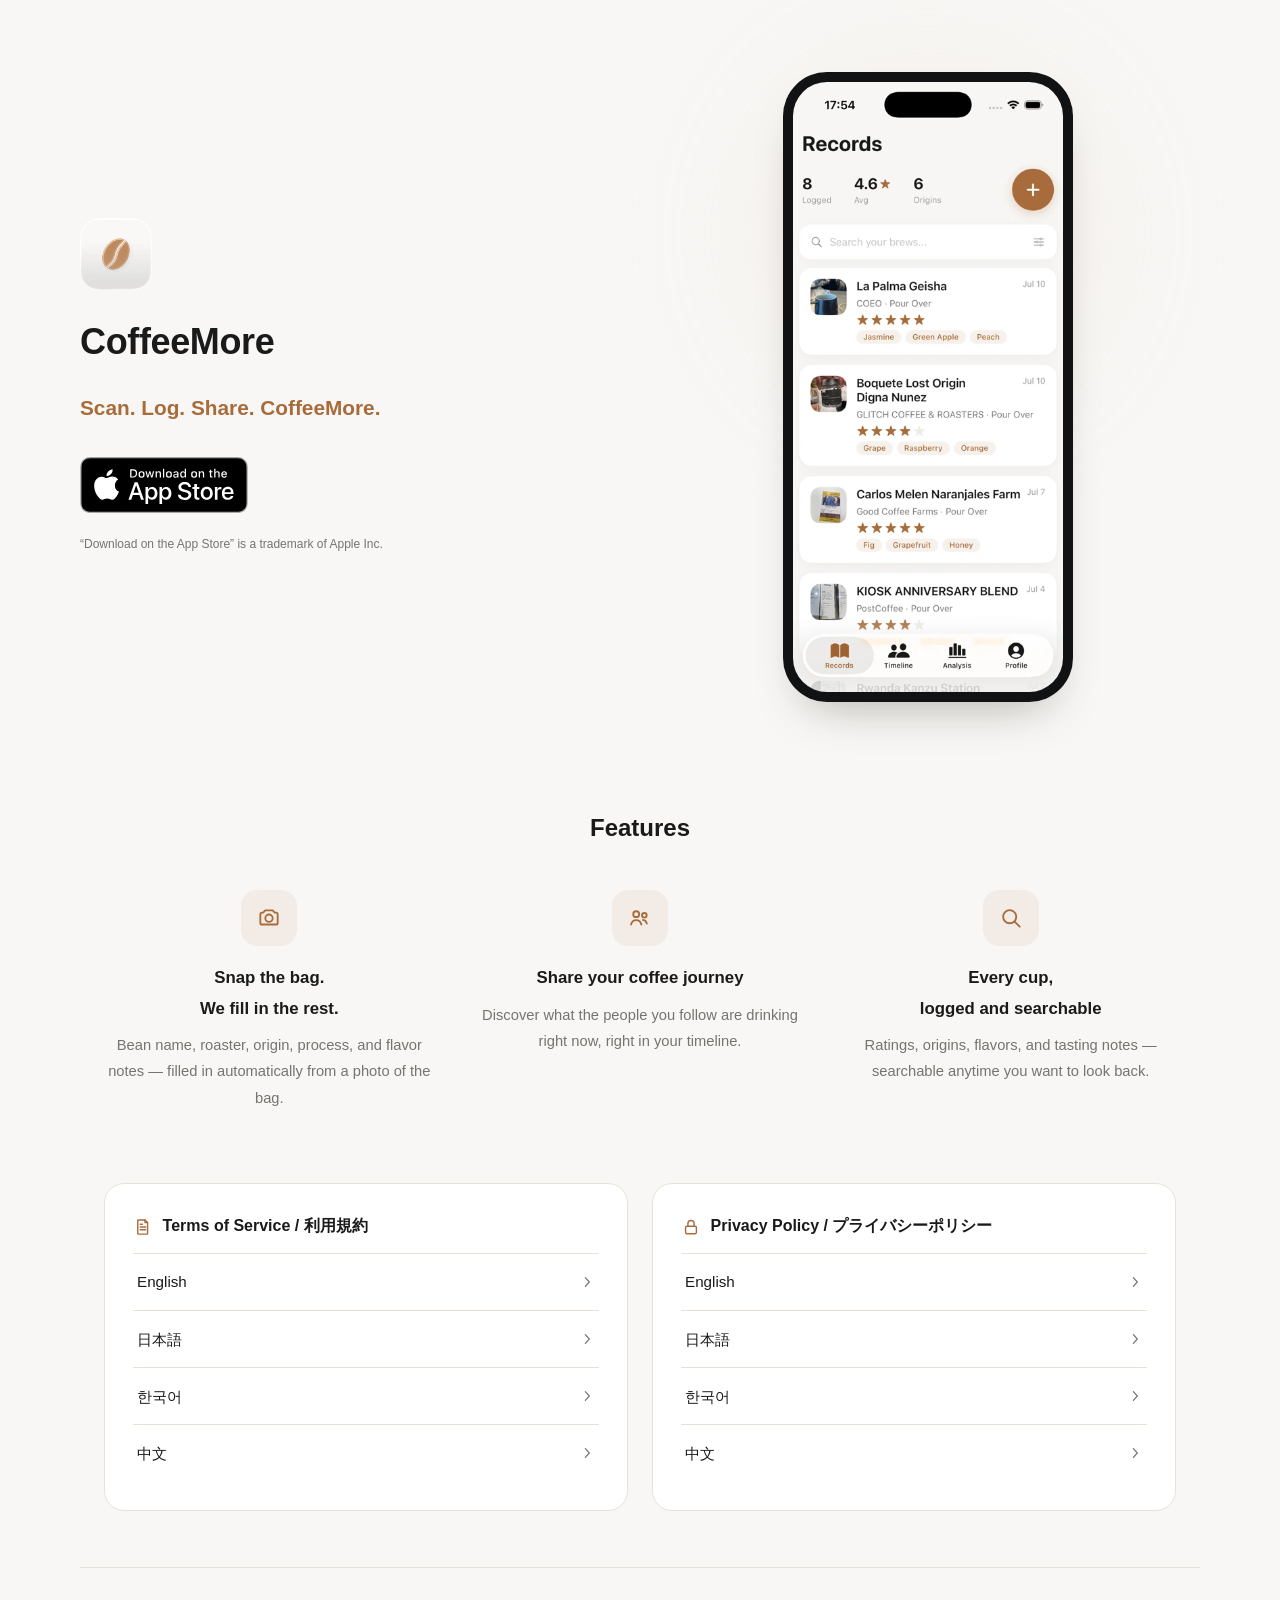
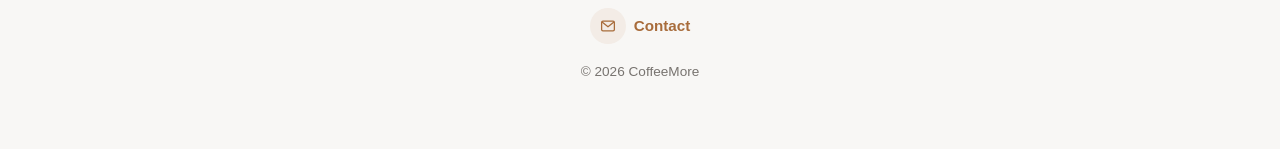
<file: index.html>
<!DOCTYPE html>
<html lang="ja">
<head>
<meta charset="utf-8">
<meta name="viewport" content="width=device-width, initial-scale=1">
<meta name="description" content="コーヒーバッグの写真を撮るだけで、豆の情報を自動入力。飲んだコーヒーを記録・検索・共有できるiOSアプリ「CoffeeMore」。">
<meta name="apple-itunes-app" content="app-id=6784948494">
<link rel="icon" type="image/png" href="/assets/app-icon.png">
<link rel="apple-touch-icon" href="/assets/app-icon.png">
<meta property="og:type" content="website">
<meta property="og:site_name" content="CoffeeMore">
<meta property="og:title" content="CoffeeMore — Scan. Log. Share.">
<meta property="og:description" content="コーヒーバッグの写真を撮るだけで、豆の情報を自動入力。飲んだコーヒーを記録・検索・共有できるiOSアプリ。">
<meta property="og:image" content="https://coffeemore.net/assets/app-icon.png">
<meta property="og:url" content="https://coffeemore.net/">
<meta name="twitter:card" content="summary">
<title>CoffeeMore — Scan. Log. Share.</title>
<!-- Inlined rather than linked: Instagram's in-app browser has a known bug
     where external <link rel="stylesheet"> requests silently fail, leaving
     the page unstyled. Keep in sync with style.css (used by terms/privacy). -->
<style>
:root {
  /* Brand colors — matches CoffeeMore/Theme/Palette.swift (the iOS app). */
  --bg: #F8F7F5;
  --bg-card: #FFFFFF;
  --fg: #1A1A1A;
  --muted: #77736F;
  --accent: #A86C3B;
  --accent-light: #F3ECE6;
  --border: #E8E1D6;

  --radius-card: 20px;
  --radius-chip: 16px;
  --container: 1120px;
}

* { box-sizing: border-box; }

@media (prefers-reduced-motion: reduce) {
  * { animation: none !important; transition: none !important; }
}

html { -webkit-text-size-adjust: 100%; }

body {
  margin: 0;
  background: var(--bg);
  color: var(--fg);
  font-family: -apple-system, BlinkMacSystemFont, "Segoe UI", "Hiragino Sans",
    "Noto Sans JP", "Noto Sans KR", "Noto Sans SC", sans-serif;
  line-height: 1.8;
  overflow-x: hidden;
}

a { color: var(--accent); }
a:focus-visible, button:focus-visible {
  outline: 2px solid var(--accent);
  outline-offset: 3px;
  border-radius: 4px;
}

img { max-width: 100%; display: block; }

main.site-main {
  max-width: none;
  margin: 0;
  padding: 0;
}

/* ---------- Instagram in-app browser notice ---------- */
.ig-banner {
  position: fixed;
  inset: 0;
  z-index: 9999;
  pointer-events: none;
}
.ig-banner-arrow {
  position: absolute;
  top: 58px;
  right: 60px;
  width: 70px;
  height: 70px;
  color: var(--accent);
}
.ig-banner-card {
  position: absolute;
  top: 118px;
  right: 14px;
  left: 14px;
  max-width: 320px;
  margin-left: auto;
  background: var(--bg-card);
  border: 1px solid var(--border);
  border-radius: var(--radius-card);
  padding: 1.1rem 1.25rem 1.25rem;
  box-shadow: 0 16px 32px -16px rgba(26, 18, 10, 0.3);
  pointer-events: auto;
}
.ig-banner-sparkle {
  position: absolute;
  top: -8px;
  left: -18px;
  color: var(--accent);
  font-size: 0.9rem;
  line-height: 1.1;
  opacity: 0.8;
}
.ig-banner-card button {
  position: absolute;
  top: 0.6rem;
  right: 0.75rem;
  background: none;
  border: none;
  color: var(--muted);
  font-size: 1rem;
  line-height: 1;
  cursor: pointer;
  padding: 0.25rem;
}
.ig-banner-title {
  display: flex;
  align-items: flex-start;
  gap: 0.4rem;
  margin: 0 0 0.5rem;
  color: var(--accent);
  font-weight: 700;
  font-size: 0.95rem;
  line-height: 1.5;
}
.ig-banner-title svg { flex-shrink: 0; margin-top: 0.15rem; }
.ig-banner-body {
  margin: 0;
  color: var(--fg);
  font-weight: 600;
  font-size: 0.9rem;
  line-height: 1.55;
}
.ig-banner-subtitle {
  margin: 0.3rem 0 0;
  color: var(--muted);
  font-size: 0.78rem;
  line-height: 1.5;
}
.ig-banner-divider {
  margin: 0.85rem 0;
  border: none;
  border-top: 1px solid var(--border);
}

/* ---------- Hero ---------- */
.hero {
  padding: 4.5rem 1.5rem 3.5rem;
}
.hero-inner {
  max-width: var(--container);
  margin: 0 auto;
  display: grid;
  grid-template-columns: 1fr;
  gap: 3rem;
  align-items: center;
}
@media (min-width: 900px) {
  .hero-inner {
    grid-template-columns: 1fr 1fr;
    gap: 2rem;
  }
}

.hero-text { text-align: center; }
@media (min-width: 900px) {
  .hero-text { text-align: left; }
}

.hero-text .app-icon {
  width: 72px;
  height: 72px;
  border-radius: 20px;
  margin: 0 auto 1.25rem;
}
@media (min-width: 900px) {
  .hero-text .app-icon { margin: 0 0 1.25rem; }
}

.hero-text h1 {
  margin: 0 0 1rem;
  font-size: 2.25rem;
  font-weight: 700;
  letter-spacing: -0.01em;
}

.tagline-en {
  margin: 0 0 2rem;
  font-size: 1.3rem;
  font-weight: 600;
  color: var(--accent);
  line-height: 1.6;
}

.app-store-badge {
  display: inline-block;
  width: 168px;
  aspect-ratio: 119.66407 / 40; /* intrinsic ratio of Apple's official badge SVG */
}
.app-store-badge img {
  width: 100%;
  height: 100%;
  object-fit: contain;
}

.trademark-note {
  margin: 0.75rem 0 0;
  font-size: 0.75rem;
  color: var(--muted);
}

.hero-phone {
  position: relative;
  display: flex;
  justify-content: center;
}
.phone-glow {
  position: absolute;
  width: 320px;
  height: 320px;
  border-radius: 50%;
  background: var(--accent-light);
  filter: blur(70px);
  opacity: 0.8;
  z-index: 0;
}
.phone-frame {
  position: relative;
  z-index: 1;
  width: min(72vw, 290px);
  aspect-ratio: 1206 / 2622;
  background: #111214;
  border-radius: 44px;
  padding: 10px;
  box-shadow: 0 24px 48px -24px rgba(26, 18, 10, 0.35);
}
.phone-frame picture,
.phone-frame img {
  width: 100%;
  height: 100%;
  border-radius: 34px;
  object-fit: cover;
  display: block;
}

/* ---------- Features ---------- */
.features {
  max-width: var(--container);
  margin: 0 auto;
  padding: 3rem 1.5rem;
  text-align: center;
}
.features h2 {
  border-top: none;
  padding-top: 0;
  margin: 0 0 2.5rem;
  font-size: 1.5rem;
}
.feature-grid {
  display: grid;
  grid-template-columns: repeat(auto-fit, minmax(240px, 1fr));
  gap: 2.5rem;
}
.feature-icon {
  width: 56px;
  height: 56px;
  margin: 0 auto 1.1rem;
  border-radius: var(--radius-chip);
  background: var(--accent-light);
  color: var(--accent);
  display: flex;
  align-items: center;
  justify-content: center;
}
.feature h3 {
  margin: 0 0 0.5rem;
  font-size: 1.05rem;
  color: var(--fg);
}
.feature p {
  margin: 0;
  color: var(--muted);
  font-size: 0.92rem;
}

/* ---------- Legal ---------- */
.legal {
  max-width: var(--container);
  margin: 0 auto;
  padding: 1.5rem 1.5rem 3.5rem;
  display: grid;
  grid-template-columns: repeat(auto-fit, minmax(280px, 1fr));
  gap: 1.5rem;
}
.legal-card {
  background: var(--bg-card);
  border: 1px solid var(--border);
  border-radius: var(--radius-card);
  padding: 1.75rem;
}
.legal-card h2 {
  display: flex;
  align-items: center;
  gap: 0.6rem;
  margin: 0 0 0.75rem;
  padding-top: 0;
  border-top: none;
  font-size: 1rem;
}
.legal-icon { color: var(--accent); flex-shrink: 0; }
.lang-list { list-style: none; margin: 0; padding: 0; }
.lang-list li { margin: 0; border-top: 1px solid var(--border); }
.lang-list a {
  display: flex;
  align-items: center;
  justify-content: space-between;
  padding: 0.9rem 0.25rem;
  color: var(--fg);
  text-decoration: none;
  font-size: 0.95rem;
}
.lang-list a:hover,
.lang-list a:focus-visible {
  color: var(--accent);
}
.lang-list a svg { color: var(--muted); flex-shrink: 0; }

/* ---------- Footer ---------- */
.site-footer {
  max-width: var(--container);
  margin: 0 auto;
  padding: 2.5rem 1.5rem 4rem;
  text-align: center;
  border-top: 1px solid var(--border);
}
.contact-link {
  display: inline-flex;
  align-items: center;
  gap: 0.5rem;
  color: var(--accent);
  text-decoration: none;
  font-weight: 600;
  font-size: 0.95rem;
}
.contact-icon {
  display: inline-flex;
  align-items: center;
  justify-content: center;
  width: 36px;
  height: 36px;
  border-radius: 50%;
  background: var(--accent-light);
}
.copyright {
  margin: 1rem 0 0;
  color: var(--muted);
  font-size: 0.85rem;
}
</style>
</head>
<body>
<div id="ig-banner" class="ig-banner" hidden>
  <svg class="ig-banner-arrow" viewBox="0 0 90 90" aria-hidden="true">
    <path d="M6 66 C 30 66, 40 40, 66 14" fill="none" stroke="currentColor" stroke-width="4" stroke-linecap="round"/>
    <path d="M50 12 L67 12 L67 29" fill="none" stroke="currentColor" stroke-width="4" stroke-linecap="round" stroke-linejoin="round"/>
  </svg>
  <div class="ig-banner-card">
    <span class="ig-banner-sparkle" aria-hidden="true">✦<br>✧</span>
    <button type="button" id="ig-banner-close" aria-label="Close">✕</button>
    <p class="ig-banner-title">
      <svg viewBox="0 0 24 24" width="18" height="18" fill="none" stroke="currentColor" stroke-width="2" stroke-linecap="round" stroke-linejoin="round" aria-hidden="true">
        <ellipse cx="12" cy="12" rx="7.5" ry="9.5" transform="rotate(20 12 12)"/>
        <path d="M12 3.5 C 9 8, 9 16, 12 20.5" transform="rotate(20 12 12)"/>
      </svg>
      <span lang="en">This page won't open in Instagram's in-app browser</span>
    </p>
    <p class="ig-banner-subtitle" lang="ja">Instagramのアプリ内ブラウザでは開けません</p>
    <hr class="ig-banner-divider">
    <p class="ig-banner-body" lang="en">Tap the "···" in the top right and select "Open in external browser."</p>
    <p class="ig-banner-subtitle" lang="ja">右上の「•••」から「外部ブラウザで開く」を選択してください</p>
  </div>
</div>
<script>
  if (/Instagram/i.test(navigator.userAgent)) {
    var banner = document.getElementById("ig-banner");
    banner.hidden = false;
    document.getElementById("ig-banner-close").addEventListener("click", function () {
      banner.hidden = true;
    });
  }
</script>
<header class="hero">
  <div class="hero-inner">
    <div class="hero-text">
      <picture>
        <source srcset="/assets/app-icon.webp" type="image/webp">
        <img class="app-icon" src="/assets/app-icon.png" width="72" height="72" alt="CoffeeMoreアプリアイコン">
      </picture>
      <h1>CoffeeMore</h1>
      <p class="tagline-en">Scan. Log. Share. CoffeeMore.</p>

      <a class="app-store-badge" href="https://apps.apple.com/app/id6784948494" aria-label="Download CoffeeMore on the App Store">
        <img src="/assets/app-store-badge-en.svg" alt="Download on the App Store" loading="eager">
      </a>
      <p class="trademark-note">“Download on the App Store” is a trademark of Apple Inc.</p>
    </div>

    <div class="hero-phone">
      <div class="phone-glow" aria-hidden="true"></div>
      <div class="phone-frame">
        <picture>
          <source srcset="/assets/screenshot-records.webp" type="image/webp">
          <img src="/assets/screenshot-records.png" width="414" height="900"
               alt="CoffeeMoreのRecords画面。記録したコーヒーの杯数・平均評価・産地数と、豆の名前・焙煎所・評価・フレーバーが並ぶ一覧が表示されている。">
        </picture>
      </div>
    </div>
  </div>
</header>

<main class="site-main">
  <section class="features" aria-labelledby="features-heading">
    <h2 id="features-heading">Features</h2>
    <div class="feature-grid">
      <div class="feature">
        <div class="feature-icon" aria-hidden="true">
          <svg viewBox="0 0 24 24" width="26" height="26" fill="none" stroke="currentColor" stroke-width="1.7" stroke-linecap="round" stroke-linejoin="round">
            <path d="M4 8.5a1.5 1.5 0 0 1 1.5-1.5h1.4l.9-1.4A1.5 1.5 0 0 1 9.06 5h5.88a1.5 1.5 0 0 1 1.26.68l.9 1.32H18.5A1.5 1.5 0 0 1 20 8.5v8A1.5 1.5 0 0 1 18.5 18h-13A1.5 1.5 0 0 1 4 16.5z"/>
            <circle cx="12" cy="12.2" r="3.4"/>
          </svg>
        </div>
        <h3>Snap the bag.<br>We fill in the rest.</h3>
        <p>Bean name, roaster, origin, process, and flavor notes — filled in automatically from a photo of the bag.</p>
      </div>

      <div class="feature">
        <div class="feature-icon" aria-hidden="true">
          <svg viewBox="0 0 24 24" width="26" height="26" fill="none" stroke="currentColor" stroke-width="1.7" stroke-linecap="round" stroke-linejoin="round">
            <circle cx="8.5" cy="8.5" r="2.75"/>
            <path d="M3.75 18c.6-2.6 2.5-4.1 4.75-4.1s4.15 1.5 4.75 4.1"/>
            <circle cx="16" cy="9.5" r="2.15"/>
            <path d="M14.6 13.7c1.8.15 3.25 1.5 3.7 3.5"/>
          </svg>
        </div>
        <h3>Share your coffee journey</h3>
        <p>Discover what the people you follow are drinking right now, right in your timeline.</p>
      </div>

      <div class="feature">
        <div class="feature-icon" aria-hidden="true">
          <svg viewBox="0 0 24 24" width="26" height="26" fill="none" stroke="currentColor" stroke-width="1.7" stroke-linecap="round" stroke-linejoin="round">
            <circle cx="10.8" cy="10.8" r="6.05"/>
            <path d="M15.3 15.3 20 20"/>
          </svg>
        </div>
        <h3>Every cup,<br>logged and searchable</h3>
        <p>Ratings, origins, flavors, and tasting notes — searchable anytime you want to look back.</p>
      </div>
    </div>
  </section>

  <section class="legal" aria-label="規約・プライバシー">
    <div class="legal-card">
      <h2>
        <svg class="legal-icon" viewBox="0 0 24 24" width="20" height="20" fill="none" stroke="currentColor" stroke-width="1.7" stroke-linecap="round" stroke-linejoin="round" aria-hidden="true">
          <path d="M6.5 3.5h8l3 3v13.2a.8.8 0 0 1-.8.8H6.5a.8.8 0 0 1-.8-.8V4.3a.8.8 0 0 1 .8-.8Z"/>
          <path d="M14.3 3.5v3.2h3.2M8.7 12h6.6M8.7 15.3h6.6M8.7 8.7h2.6"/>
        </svg>
        Terms of Service / 利用規約
      </h2>
      <ul class="lang-list">
        <li><a href="/terms/en.html"><span>English</span><svg viewBox="0 0 24 24" width="16" height="16" fill="none" stroke="currentColor" stroke-width="1.8" stroke-linecap="round" stroke-linejoin="round" aria-hidden="true"><path d="m9.5 5.5 6 6.5-6 6.5"/></svg></a></li>
        <li><a href="/terms/ja.html"><span>日本語</span><svg viewBox="0 0 24 24" width="16" height="16" fill="none" stroke="currentColor" stroke-width="1.8" stroke-linecap="round" stroke-linejoin="round" aria-hidden="true"><path d="m9.5 5.5 6 6.5-6 6.5"/></svg></a></li>
        <li><a href="/terms/ko.html"><span>한국어</span><svg viewBox="0 0 24 24" width="16" height="16" fill="none" stroke="currentColor" stroke-width="1.8" stroke-linecap="round" stroke-linejoin="round" aria-hidden="true"><path d="m9.5 5.5 6 6.5-6 6.5"/></svg></a></li>
        <li><a href="/terms/zh.html"><span>中文</span><svg viewBox="0 0 24 24" width="16" height="16" fill="none" stroke="currentColor" stroke-width="1.8" stroke-linecap="round" stroke-linejoin="round" aria-hidden="true"><path d="m9.5 5.5 6 6.5-6 6.5"/></svg></a></li>
      </ul>
    </div>

    <div class="legal-card">
      <h2>
        <svg class="legal-icon" viewBox="0 0 24 24" width="20" height="20" fill="none" stroke="currentColor" stroke-width="1.7" stroke-linecap="round" stroke-linejoin="round" aria-hidden="true">
          <rect x="5.5" y="11" width="13" height="9" rx="1.6"/>
          <path d="M8.3 11V7.8a3.7 3.7 0 0 1 7.4 0V11"/>
        </svg>
        Privacy Policy / プライバシーポリシー
      </h2>
      <ul class="lang-list">
        <li><a href="/privacy/en.html"><span>English</span><svg viewBox="0 0 24 24" width="16" height="16" fill="none" stroke="currentColor" stroke-width="1.8" stroke-linecap="round" stroke-linejoin="round" aria-hidden="true"><path d="m9.5 5.5 6 6.5-6 6.5"/></svg></a></li>
        <li><a href="/privacy/ja.html"><span>日本語</span><svg viewBox="0 0 24 24" width="16" height="16" fill="none" stroke="currentColor" stroke-width="1.8" stroke-linecap="round" stroke-linejoin="round" aria-hidden="true"><path d="m9.5 5.5 6 6.5-6 6.5"/></svg></a></li>
        <li><a href="/privacy/ko.html"><span>한국어</span><svg viewBox="0 0 24 24" width="16" height="16" fill="none" stroke="currentColor" stroke-width="1.8" stroke-linecap="round" stroke-linejoin="round" aria-hidden="true"><path d="m9.5 5.5 6 6.5-6 6.5"/></svg></a></li>
        <li><a href="/privacy/zh.html"><span>中文</span><svg viewBox="0 0 24 24" width="16" height="16" fill="none" stroke="currentColor" stroke-width="1.8" stroke-linecap="round" stroke-linejoin="round" aria-hidden="true"><path d="m9.5 5.5 6 6.5-6 6.5"/></svg></a></li>
      </ul>
    </div>
  </section>
</main>

<footer class="site-footer">
  <a class="contact-link" href="https://forms.gle/EqrdLGogdSPpTNsPA" target="_blank" rel="noopener">
    <span class="contact-icon" aria-hidden="true">
      <svg viewBox="0 0 24 24" width="18" height="18" fill="none" stroke="currentColor" stroke-width="1.7" stroke-linecap="round" stroke-linejoin="round">
        <rect x="3.5" y="5.5" width="17" height="13" rx="1.8"/>
        <path d="m4.5 7 7.5 6 7.5-6"/>
      </svg>
    </span>
    Contact
  </a>
  <p class="copyright">© 2026 CoffeeMore</p>
</footer>
</body>
</html>
</file>
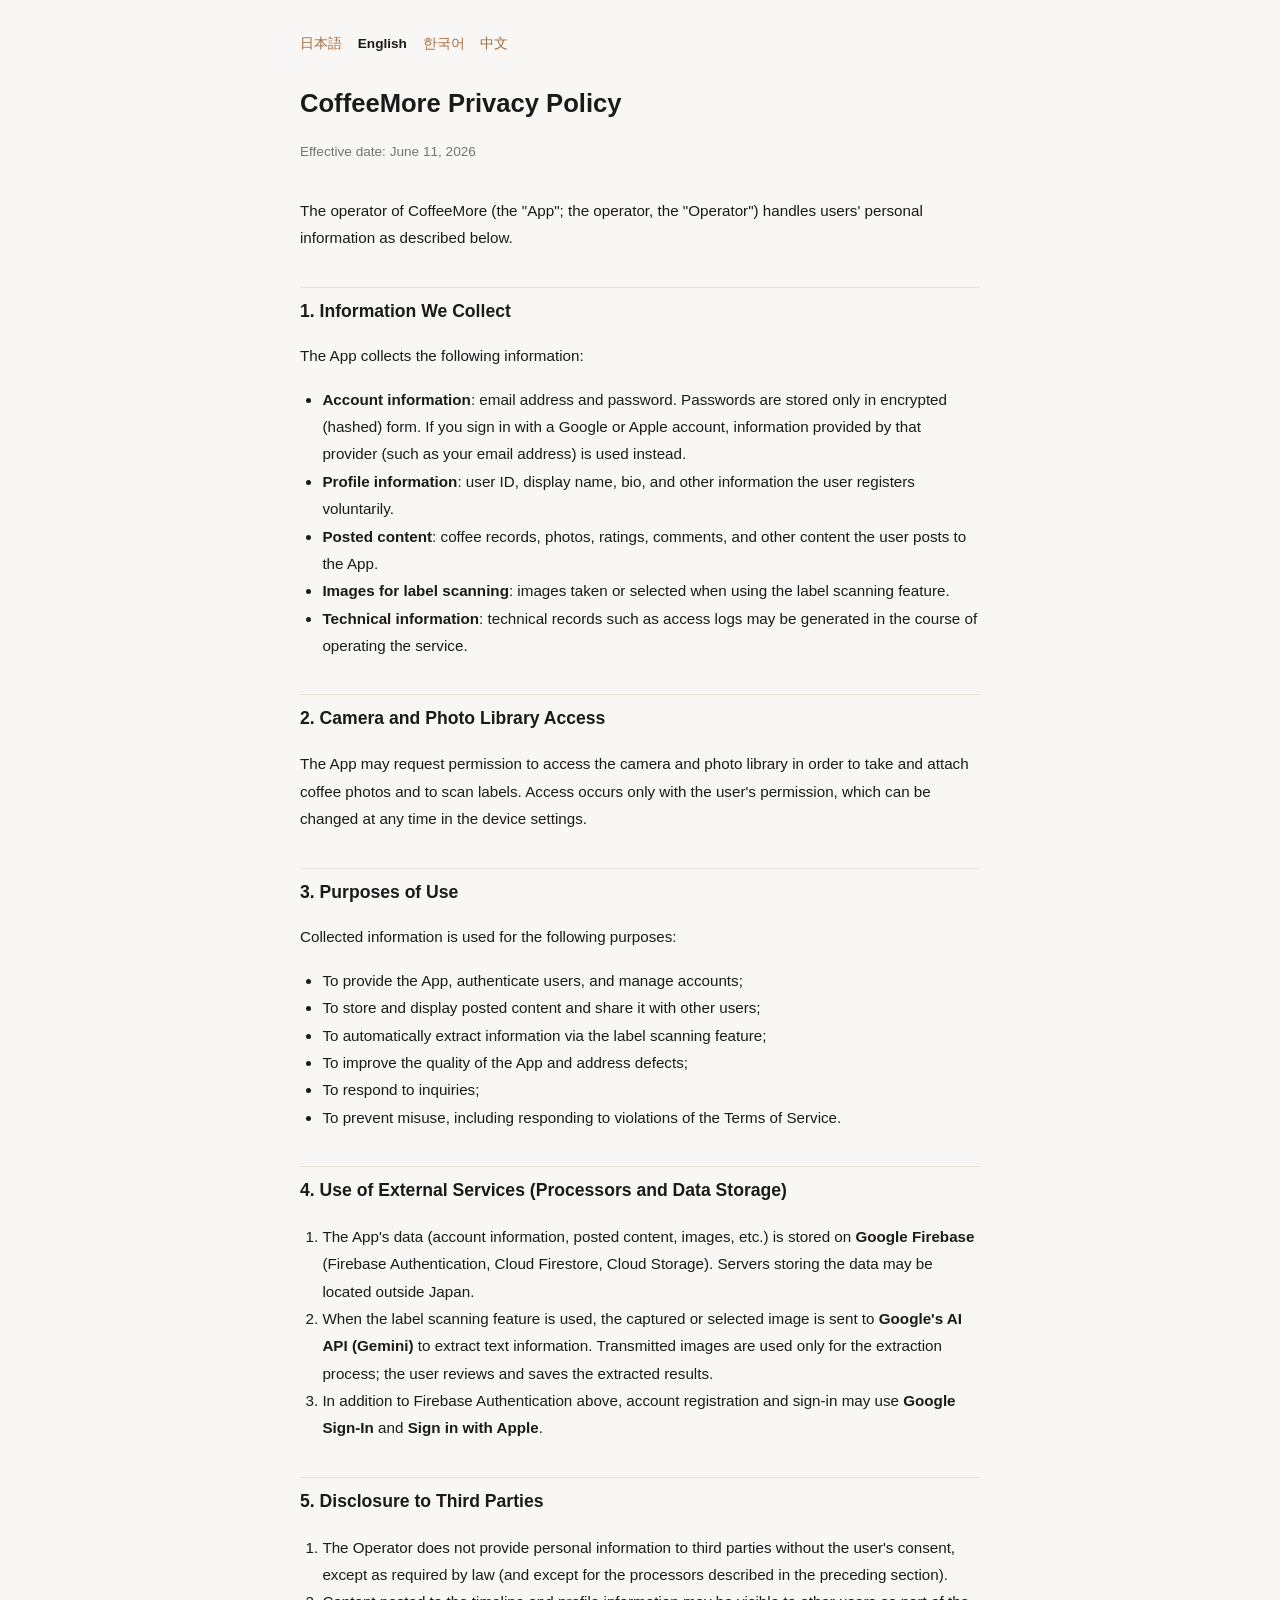
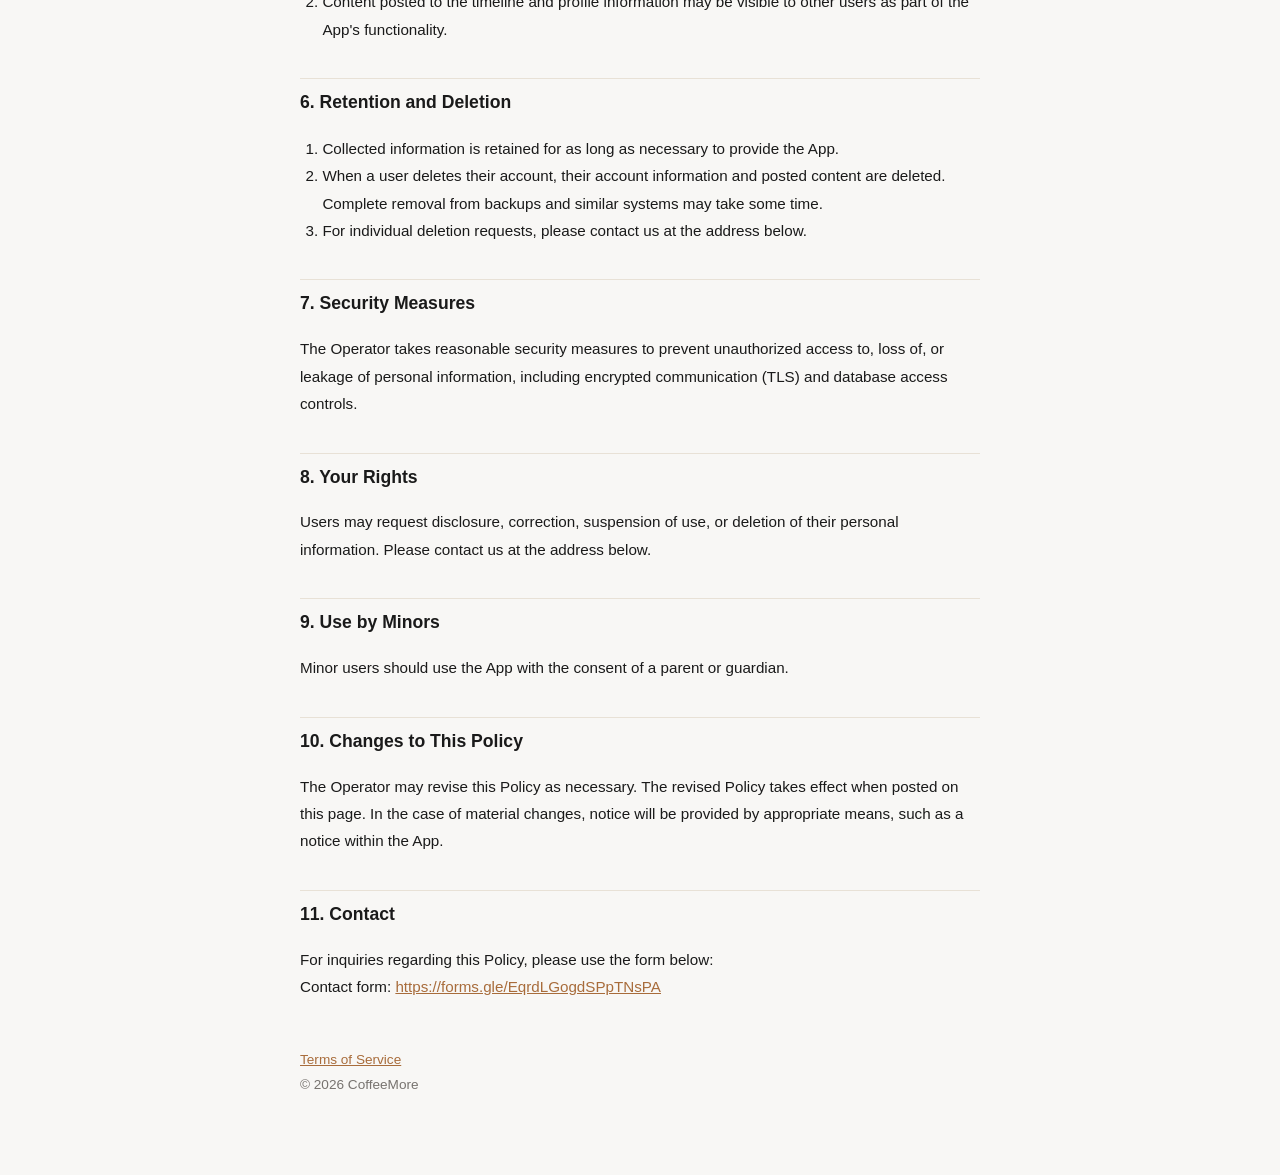
<file: privacy/index.html>
<!DOCTYPE html>
<html lang="ja">
<head>
<meta charset="utf-8">
<meta name="viewport" content="width=device-width, initial-scale=1">
<title>Privacy Policy — CoffeeMore</title>
<link rel="stylesheet" href="../style.css">
<script>
  // Redirect to the visitor's language; default to Japanese.
  var lang = (navigator.language || "ja").toLowerCase();
  var page = "ja.html";
  if (lang.startsWith("en")) page = "en.html";
  else if (lang.startsWith("ko")) page = "ko.html";
  else if (lang.startsWith("zh")) page = "zh.html";
  location.replace(page);
</script>
</head>
<body>
<main>
<h1>CoffeeMore — Privacy Policy</h1>
<ul class="card-list">
  <li><a href="ja.html">プライバシーポリシー(日本語)</a></li>
  <li><a href="en.html">Privacy Policy (English)</a></li>
  <li><a href="ko.html">개인정보 처리방침 (한국어)</a></li>
  <li><a href="zh.html">隐私政策(中文)</a></li>
</ul>
</main>
</body>
</html>
</file>
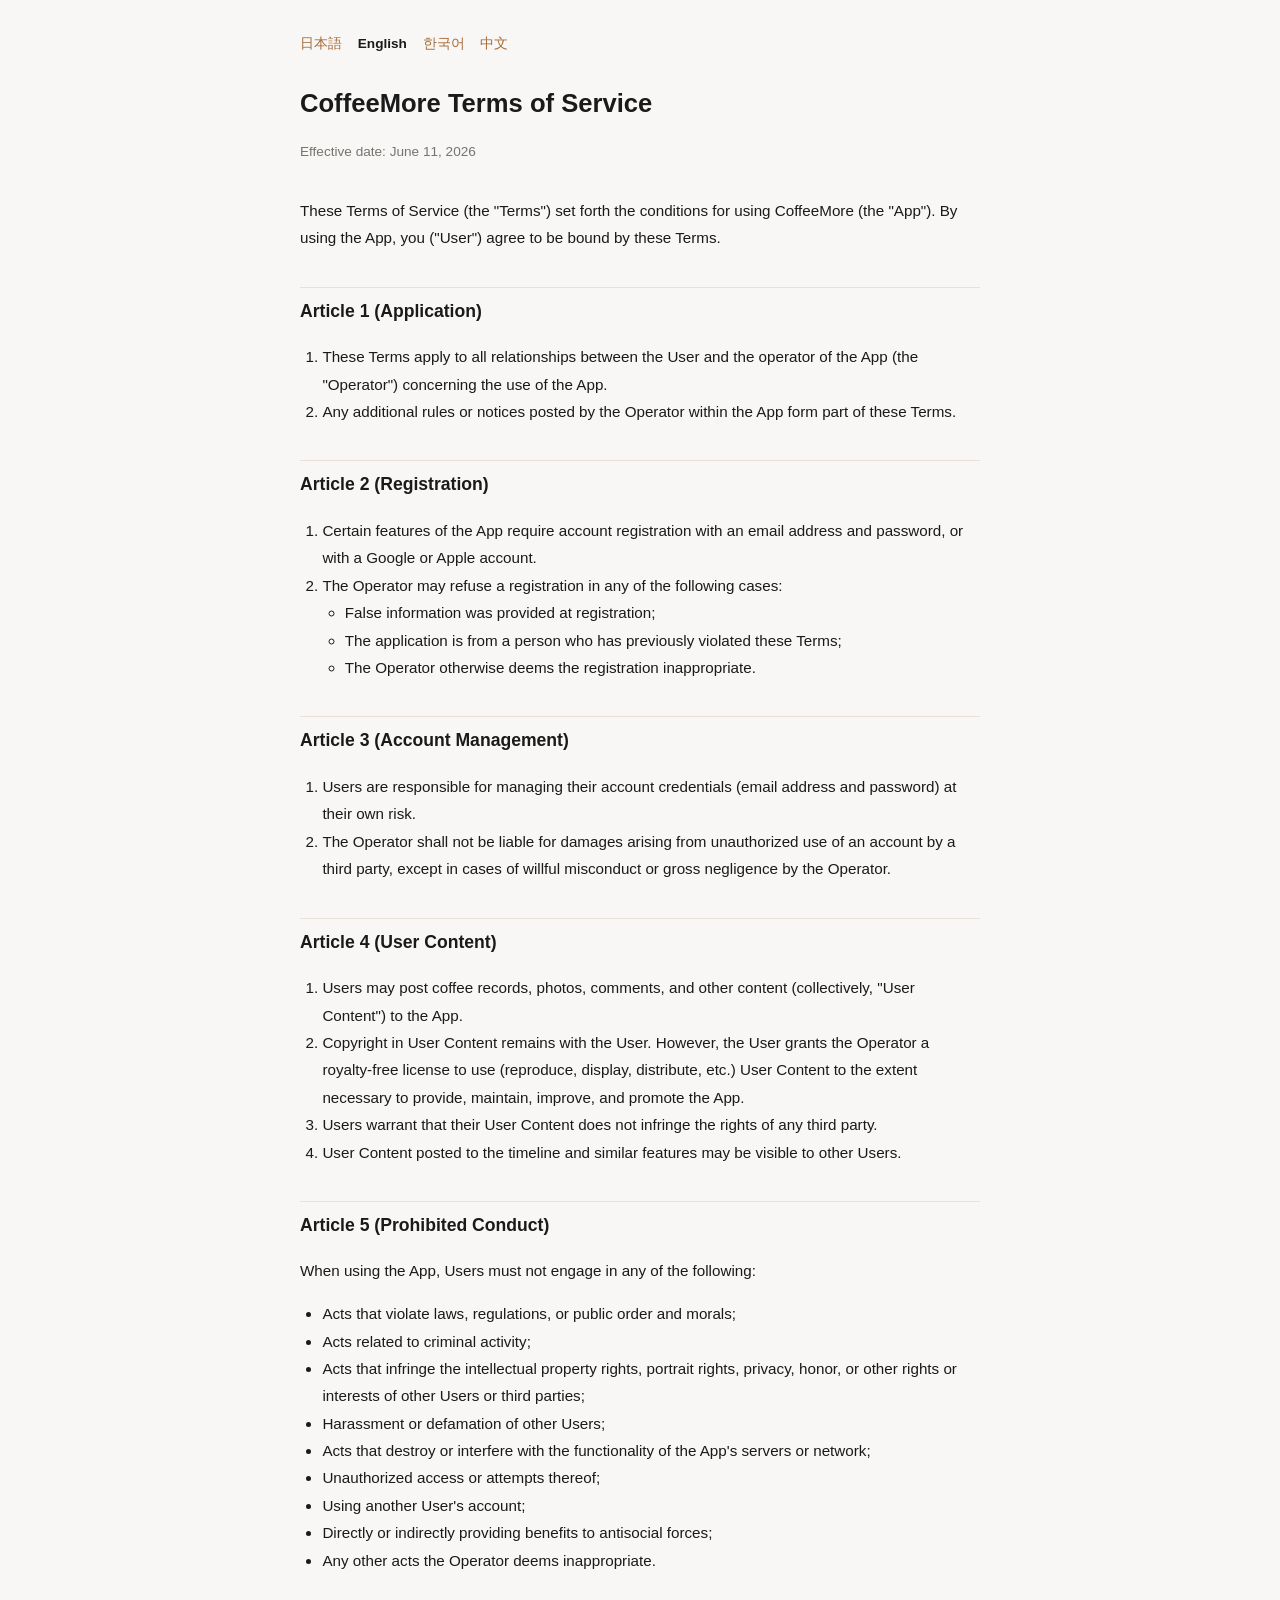
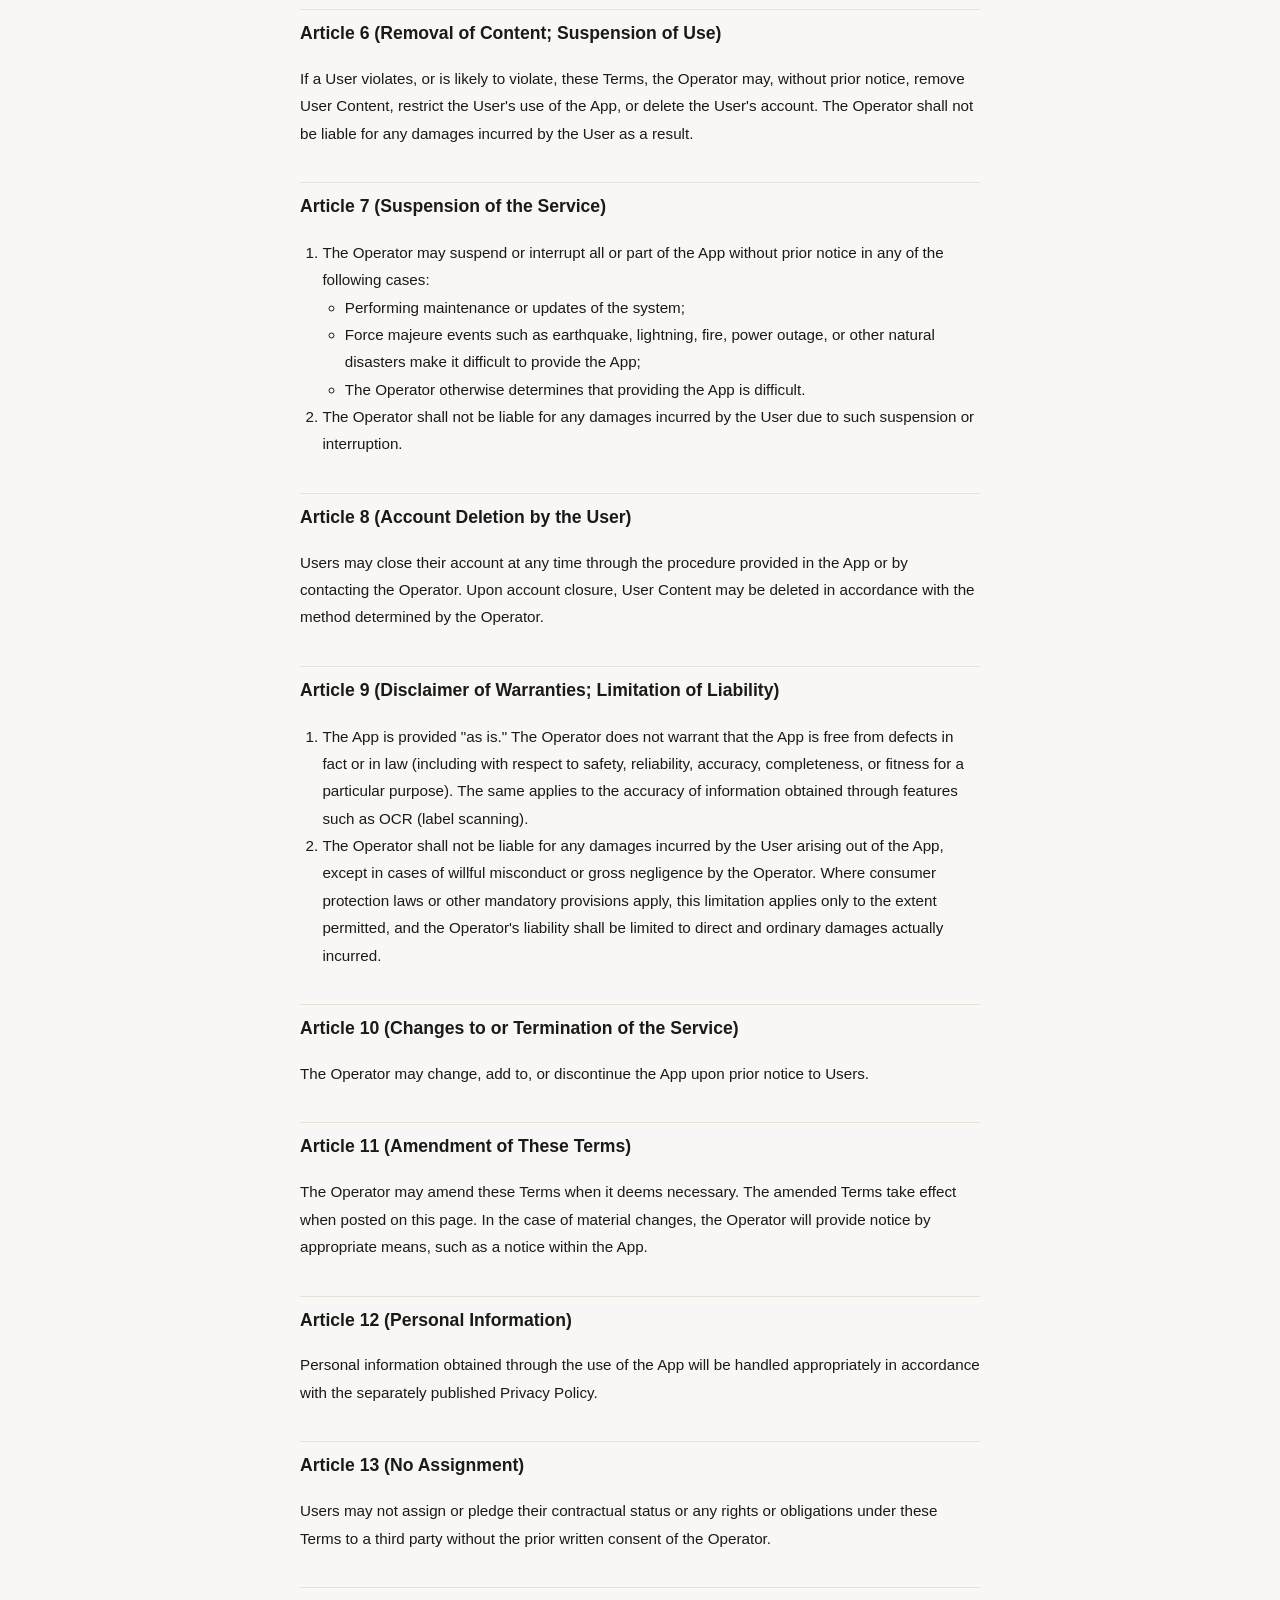
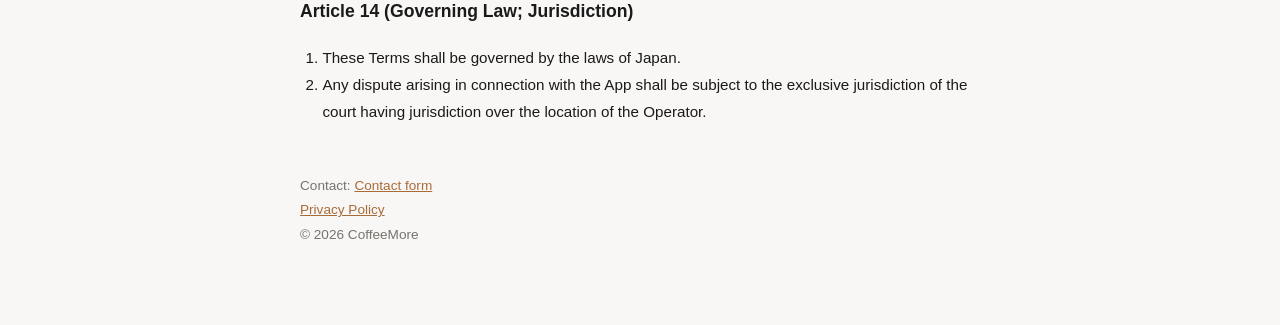
<file: terms/index.html>
<!DOCTYPE html>
<html lang="ja">
<head>
<meta charset="utf-8">
<meta name="viewport" content="width=device-width, initial-scale=1">
<title>Terms of Service — CoffeeMore</title>
<link rel="stylesheet" href="../style.css">
<script>
  // Redirect to the visitor's language; default to Japanese.
  var lang = (navigator.language || "ja").toLowerCase();
  var page = "ja.html";
  if (lang.startsWith("en")) page = "en.html";
  else if (lang.startsWith("ko")) page = "ko.html";
  else if (lang.startsWith("zh")) page = "zh.html";
  location.replace(page);
</script>
</head>
<body>
<main>
<h1>CoffeeMore — Terms of Service</h1>
<ul class="card-list">
  <li><a href="ja.html">利用規約(日本語)</a></li>
  <li><a href="en.html">Terms of Service (English)</a></li>
  <li><a href="ko.html">이용약관 (한국어)</a></li>
  <li><a href="zh.html">服务条款(中文)</a></li>
</ul>
</main>
</body>
</html>
</file>
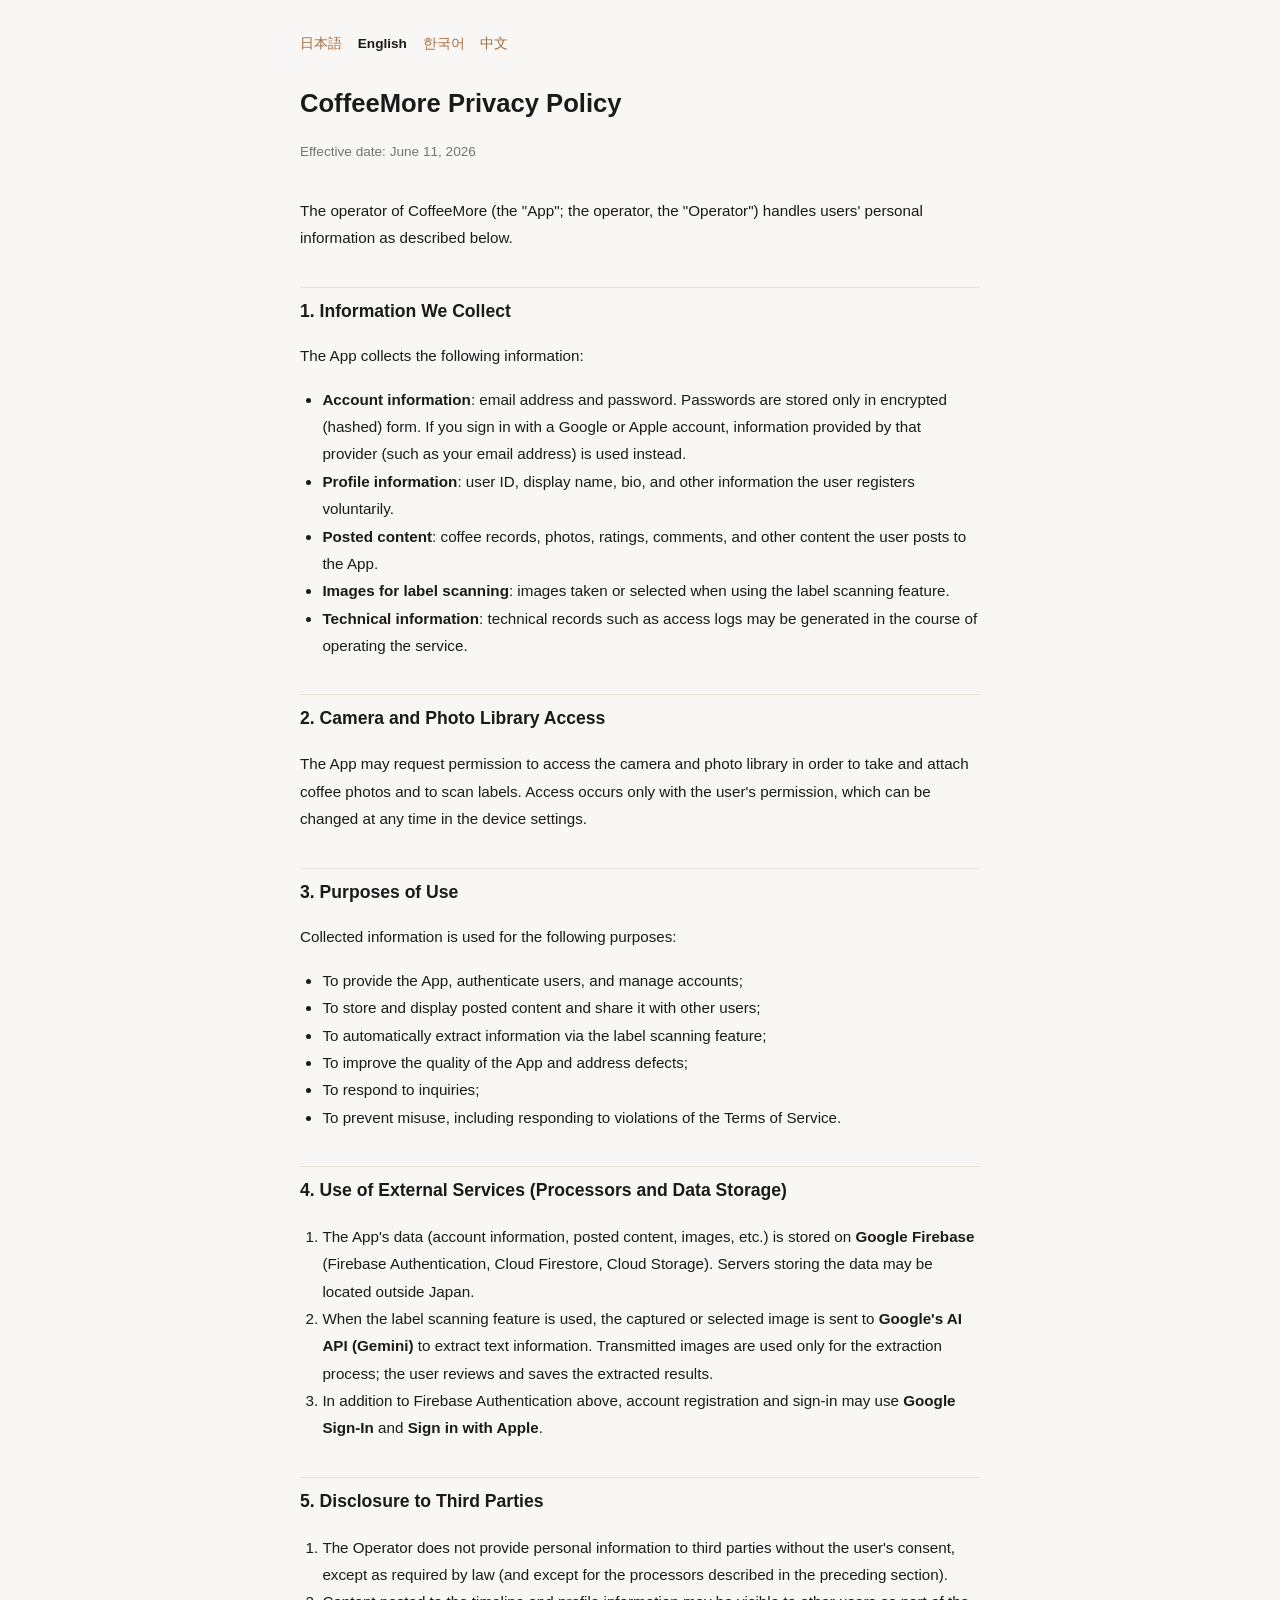
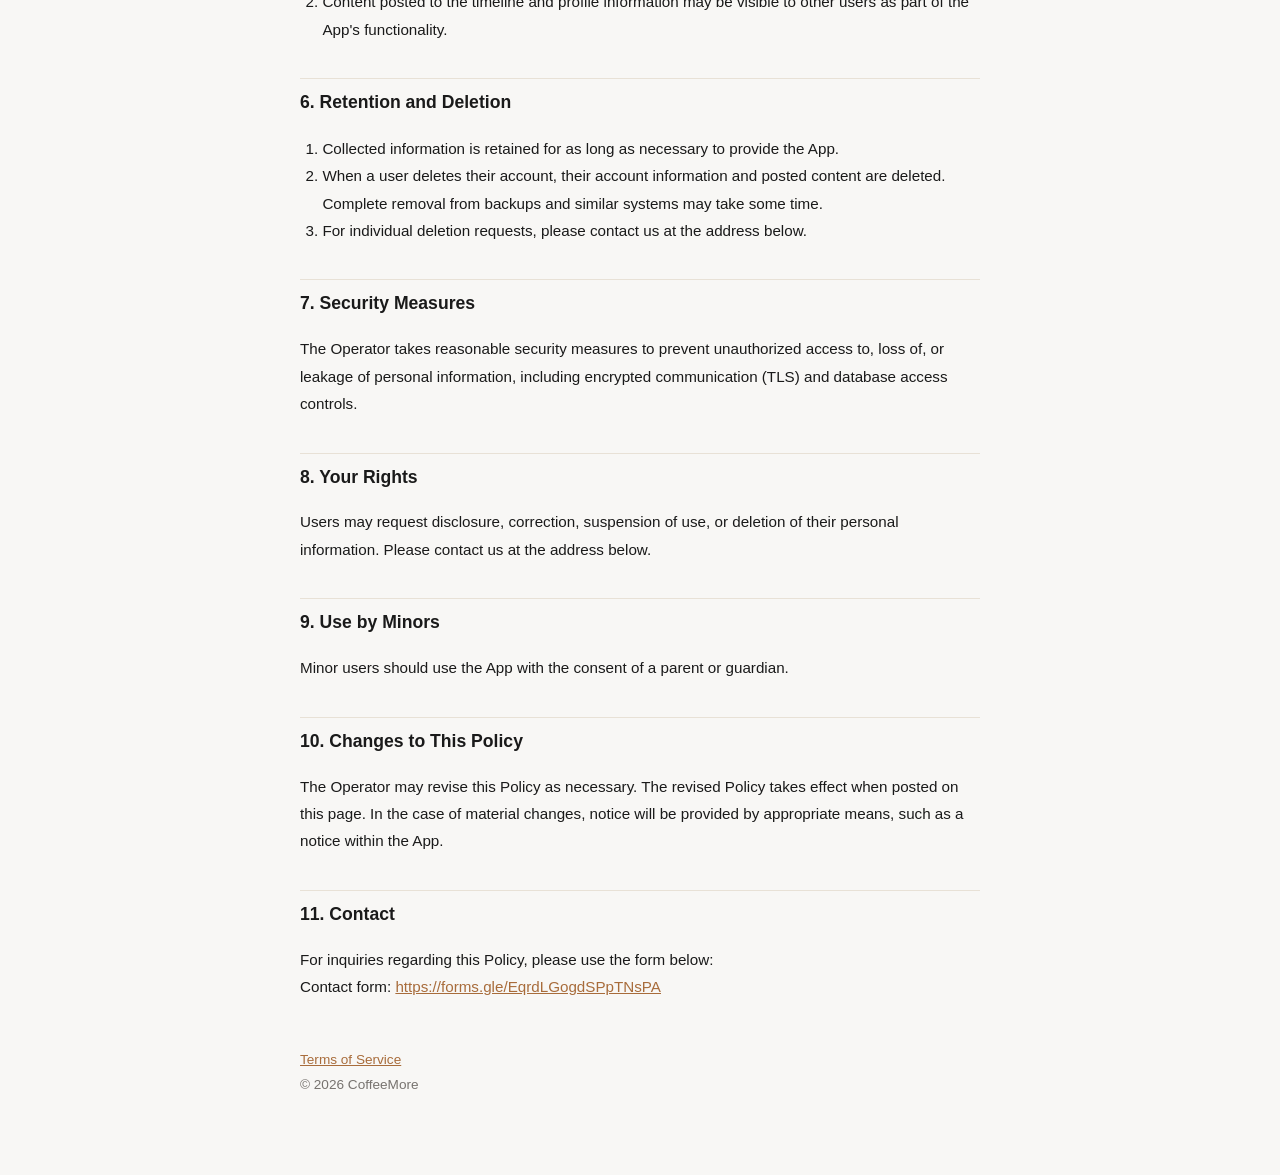
<file: privacy/en.html>
<!DOCTYPE html>
<html lang="en">
<head>
<meta charset="utf-8">
<meta name="viewport" content="width=device-width, initial-scale=1">
<title>Privacy Policy — CoffeeMore</title>
<link rel="stylesheet" href="../style.css">
</head>
<body>
<main>
<nav class="lang-nav">
  <a href="ja.html">日本語</a>
  <strong>English</strong>
  <a href="ko.html">한국어</a>
  <a href="zh.html">中文</a>
</nav>

<h1>CoffeeMore Privacy Policy</h1>
<p class="meta">Effective date: June 11, 2026</p>

<p>The operator of CoffeeMore (the "App"; the operator, the "Operator") handles users' personal information as described below.</p>

<h2>1. Information We Collect</h2>
<p>The App collects the following information:</p>
<ul>
  <li><strong>Account information</strong>: email address and password. Passwords are stored only in encrypted (hashed) form. If you sign in with a Google or Apple account, information provided by that provider (such as your email address) is used instead.</li>
  <li><strong>Profile information</strong>: user ID, display name, bio, and other information the user registers voluntarily.</li>
  <li><strong>Posted content</strong>: coffee records, photos, ratings, comments, and other content the user posts to the App.</li>
  <li><strong>Images for label scanning</strong>: images taken or selected when using the label scanning feature.</li>
  <li><strong>Technical information</strong>: technical records such as access logs may be generated in the course of operating the service.</li>
</ul>

<h2>2. Camera and Photo Library Access</h2>
<p>The App may request permission to access the camera and photo library in order to take and attach coffee photos and to scan labels. Access occurs only with the user's permission, which can be changed at any time in the device settings.</p>

<h2>3. Purposes of Use</h2>
<p>Collected information is used for the following purposes:</p>
<ul>
  <li>To provide the App, authenticate users, and manage accounts;</li>
  <li>To store and display posted content and share it with other users;</li>
  <li>To automatically extract information via the label scanning feature;</li>
  <li>To improve the quality of the App and address defects;</li>
  <li>To respond to inquiries;</li>
  <li>To prevent misuse, including responding to violations of the Terms of Service.</li>
</ul>

<h2>4. Use of External Services (Processors and Data Storage)</h2>
<ol>
  <li>The App's data (account information, posted content, images, etc.) is stored on <strong>Google Firebase</strong> (Firebase Authentication, Cloud Firestore, Cloud Storage). Servers storing the data may be located outside Japan.</li>
  <li>When the label scanning feature is used, the captured or selected image is sent to <strong>Google's AI API (Gemini)</strong> to extract text information. Transmitted images are used only for the extraction process; the user reviews and saves the extracted results.</li>
  <li>In addition to Firebase Authentication above, account registration and sign-in may use <strong>Google Sign-In</strong> and <strong>Sign in with Apple</strong>.</li>
</ol>

<h2>5. Disclosure to Third Parties</h2>
<ol>
  <li>The Operator does not provide personal information to third parties without the user's consent, except as required by law (and except for the processors described in the preceding section).</li>
  <li>Content posted to the timeline and profile information may be visible to other users as part of the App's functionality.</li>
</ol>

<h2>6. Retention and Deletion</h2>
<ol>
  <li>Collected information is retained for as long as necessary to provide the App.</li>
  <li>When a user deletes their account, their account information and posted content are deleted. Complete removal from backups and similar systems may take some time.</li>
  <li>For individual deletion requests, please contact us at the address below.</li>
</ol>

<h2>7. Security Measures</h2>
<p>The Operator takes reasonable security measures to prevent unauthorized access to, loss of, or leakage of personal information, including encrypted communication (TLS) and database access controls.</p>

<h2>8. Your Rights</h2>
<p>Users may request disclosure, correction, suspension of use, or deletion of their personal information. Please contact us at the address below.</p>

<h2>9. Use by Minors</h2>
<p>Minor users should use the App with the consent of a parent or guardian.</p>

<h2>10. Changes to This Policy</h2>
<p>The Operator may revise this Policy as necessary. The revised Policy takes effect when posted on this page. In the case of material changes, notice will be provided by appropriate means, such as a notice within the App.</p>

<h2>11. Contact</h2>
<p>For inquiries regarding this Policy, please use the form below:<br>
Contact form: <a href="https://forms.gle/EqrdLGogdSPpTNsPA">https://forms.gle/EqrdLGogdSPpTNsPA</a></p>

<p class="footer"><a href="../terms/en.html">Terms of Service</a><br>© 2026 CoffeeMore</p>
</main>
</body>
</html>
</file>
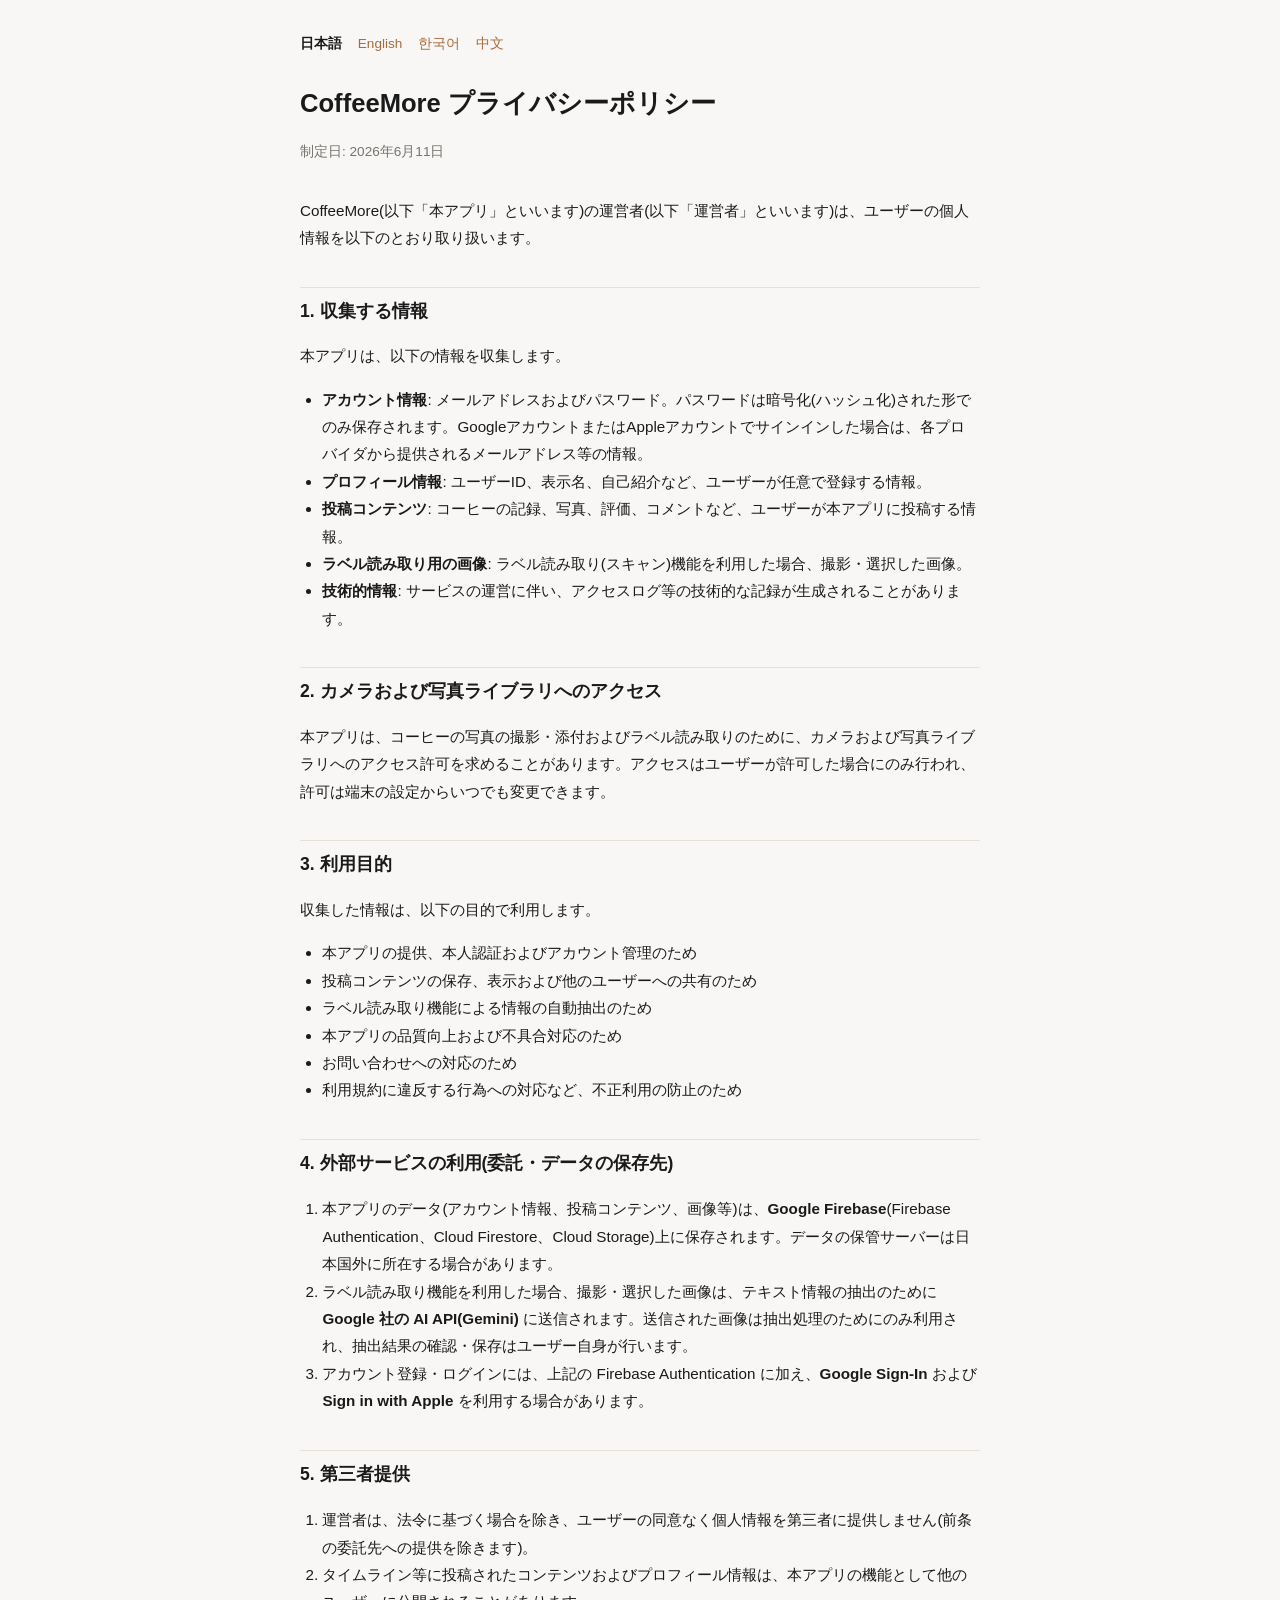
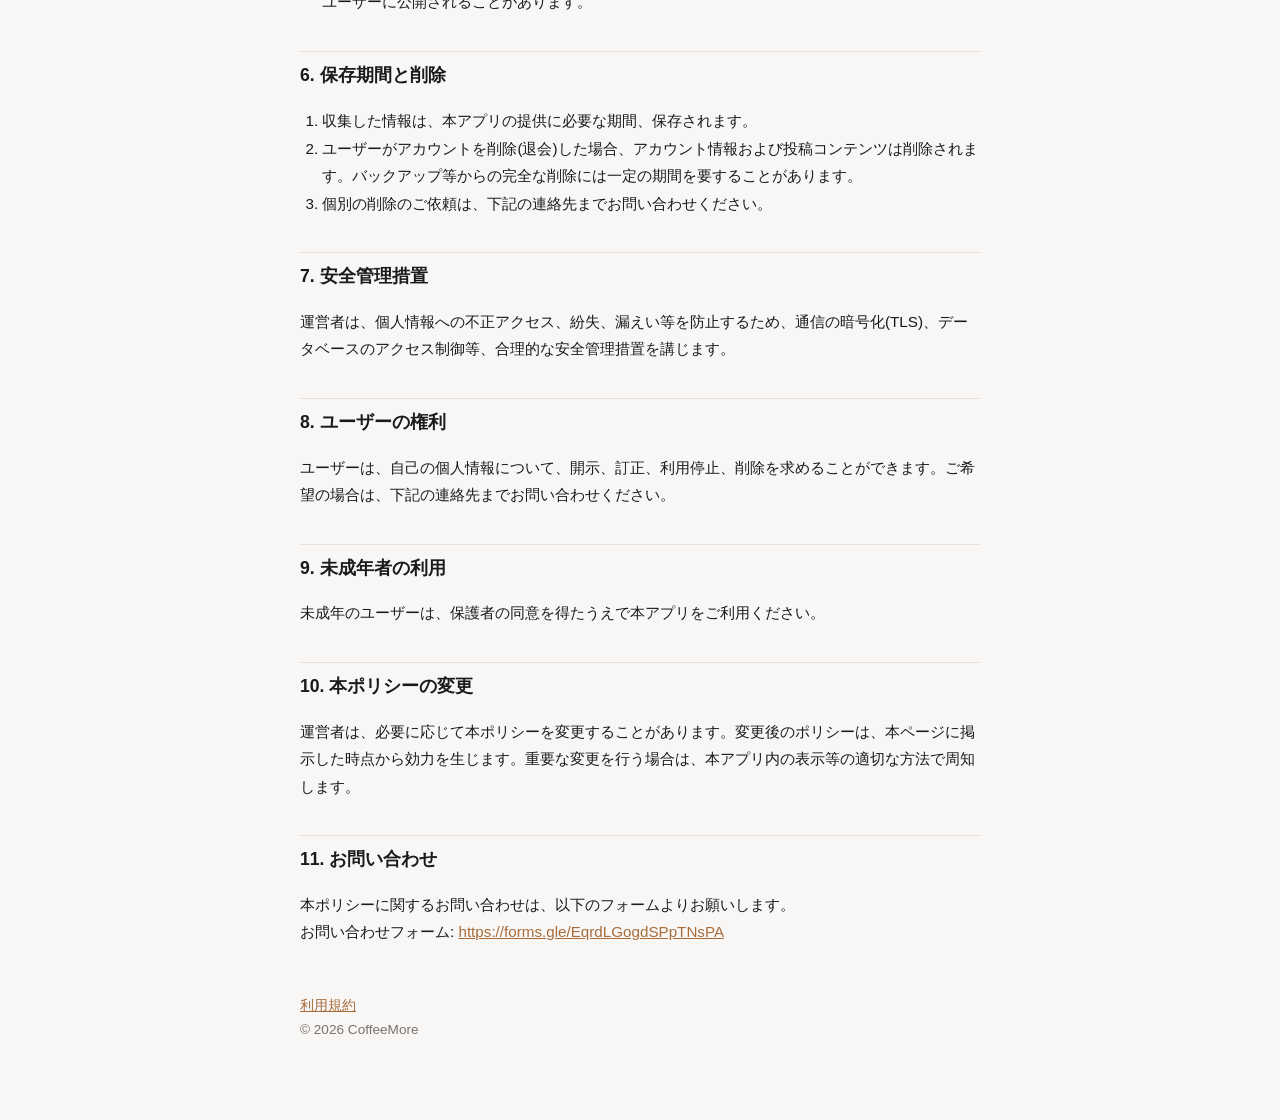
<file: privacy/ja.html>
<!DOCTYPE html>
<html lang="ja">
<head>
<meta charset="utf-8">
<meta name="viewport" content="width=device-width, initial-scale=1">
<title>プライバシーポリシー — CoffeeMore</title>
<link rel="stylesheet" href="../style.css">
</head>
<body>
<main>
<nav class="lang-nav">
  <strong>日本語</strong>
  <a href="en.html">English</a>
  <a href="ko.html">한국어</a>
  <a href="zh.html">中文</a>
</nav>

<h1>CoffeeMore プライバシーポリシー</h1>
<p class="meta">制定日: 2026年6月11日</p>

<p>CoffeeMore(以下「本アプリ」といいます)の運営者(以下「運営者」といいます)は、ユーザーの個人情報を以下のとおり取り扱います。</p>

<h2>1. 収集する情報</h2>
<p>本アプリは、以下の情報を収集します。</p>
<ul>
  <li><strong>アカウント情報</strong>: メールアドレスおよびパスワード。パスワードは暗号化(ハッシュ化)された形でのみ保存されます。GoogleアカウントまたはAppleアカウントでサインインした場合は、各プロバイダから提供されるメールアドレス等の情報。</li>
  <li><strong>プロフィール情報</strong>: ユーザーID、表示名、自己紹介など、ユーザーが任意で登録する情報。</li>
  <li><strong>投稿コンテンツ</strong>: コーヒーの記録、写真、評価、コメントなど、ユーザーが本アプリに投稿する情報。</li>
  <li><strong>ラベル読み取り用の画像</strong>: ラベル読み取り(スキャン)機能を利用した場合、撮影・選択した画像。</li>
  <li><strong>技術的情報</strong>: サービスの運営に伴い、アクセスログ等の技術的な記録が生成されることがあります。</li>
</ul>

<h2>2. カメラおよび写真ライブラリへのアクセス</h2>
<p>本アプリは、コーヒーの写真の撮影・添付およびラベル読み取りのために、カメラおよび写真ライブラリへのアクセス許可を求めることがあります。アクセスはユーザーが許可した場合にのみ行われ、許可は端末の設定からいつでも変更できます。</p>

<h2>3. 利用目的</h2>
<p>収集した情報は、以下の目的で利用します。</p>
<ul>
  <li>本アプリの提供、本人認証およびアカウント管理のため</li>
  <li>投稿コンテンツの保存、表示および他のユーザーへの共有のため</li>
  <li>ラベル読み取り機能による情報の自動抽出のため</li>
  <li>本アプリの品質向上および不具合対応のため</li>
  <li>お問い合わせへの対応のため</li>
  <li>利用規約に違反する行為への対応など、不正利用の防止のため</li>
</ul>

<h2>4. 外部サービスの利用(委託・データの保存先)</h2>
<ol>
  <li>本アプリのデータ(アカウント情報、投稿コンテンツ、画像等)は、<strong>Google Firebase</strong>(Firebase Authentication、Cloud Firestore、Cloud Storage)上に保存されます。データの保管サーバーは日本国外に所在する場合があります。</li>
  <li>ラベル読み取り機能を利用した場合、撮影・選択した画像は、テキスト情報の抽出のために <strong>Google 社の AI API(Gemini)</strong> に送信されます。送信された画像は抽出処理のためにのみ利用され、抽出結果の確認・保存はユーザー自身が行います。</li>
  <li>アカウント登録・ログインには、上記の Firebase Authentication に加え、<strong>Google Sign-In</strong> および <strong>Sign in with Apple</strong> を利用する場合があります。</li>
</ol>

<h2>5. 第三者提供</h2>
<ol>
  <li>運営者は、法令に基づく場合を除き、ユーザーの同意なく個人情報を第三者に提供しません(前条の委託先への提供を除きます)。</li>
  <li>タイムライン等に投稿されたコンテンツおよびプロフィール情報は、本アプリの機能として他のユーザーに公開されることがあります。</li>
</ol>

<h2>6. 保存期間と削除</h2>
<ol>
  <li>収集した情報は、本アプリの提供に必要な期間、保存されます。</li>
  <li>ユーザーがアカウントを削除(退会)した場合、アカウント情報および投稿コンテンツは削除されます。バックアップ等からの完全な削除には一定の期間を要することがあります。</li>
  <li>個別の削除のご依頼は、下記の連絡先までお問い合わせください。</li>
</ol>

<h2>7. 安全管理措置</h2>
<p>運営者は、個人情報への不正アクセス、紛失、漏えい等を防止するため、通信の暗号化(TLS)、データベースのアクセス制御等、合理的な安全管理措置を講じます。</p>

<h2>8. ユーザーの権利</h2>
<p>ユーザーは、自己の個人情報について、開示、訂正、利用停止、削除を求めることができます。ご希望の場合は、下記の連絡先までお問い合わせください。</p>

<h2>9. 未成年者の利用</h2>
<p>未成年のユーザーは、保護者の同意を得たうえで本アプリをご利用ください。</p>

<h2>10. 本ポリシーの変更</h2>
<p>運営者は、必要に応じて本ポリシーを変更することがあります。変更後のポリシーは、本ページに掲示した時点から効力を生じます。重要な変更を行う場合は、本アプリ内の表示等の適切な方法で周知します。</p>

<h2>11. お問い合わせ</h2>
<p>本ポリシーに関するお問い合わせは、以下のフォームよりお願いします。<br>
お問い合わせフォーム: <a href="https://forms.gle/EqrdLGogdSPpTNsPA">https://forms.gle/EqrdLGogdSPpTNsPA</a></p>

<p class="footer"><a href="../terms/ja.html">利用規約</a><br>© 2026 CoffeeMore</p>
</main>
</body>
</html>
</file>
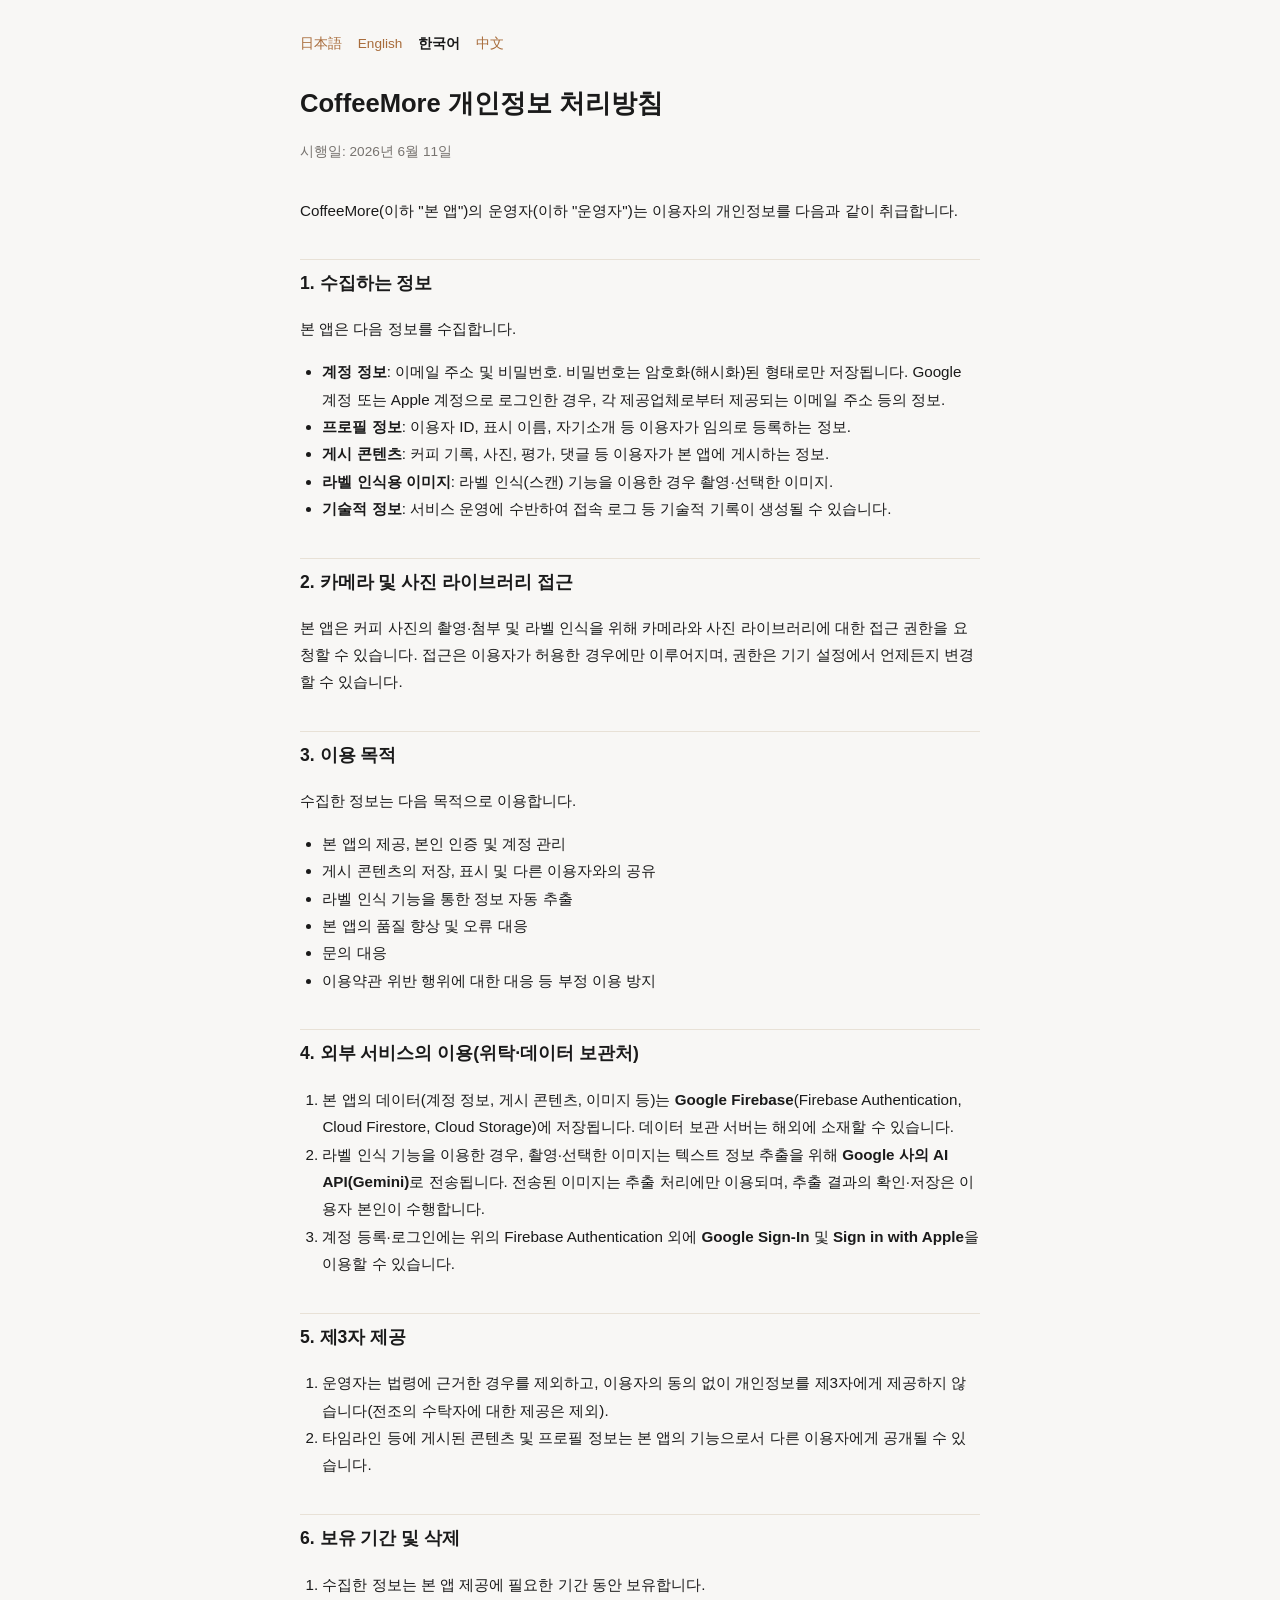
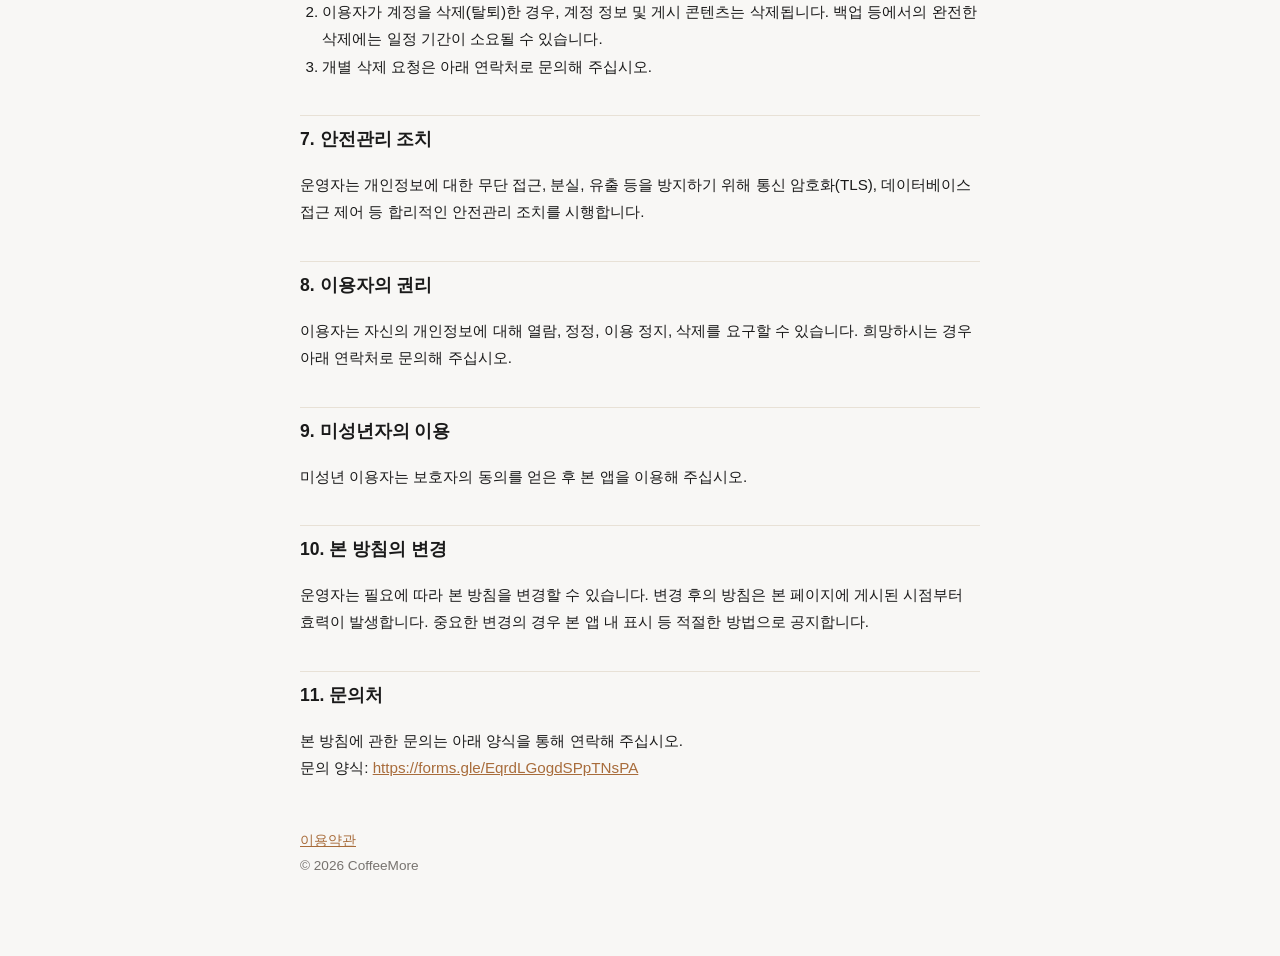
<file: privacy/ko.html>
<!DOCTYPE html>
<html lang="ko">
<head>
<meta charset="utf-8">
<meta name="viewport" content="width=device-width, initial-scale=1">
<title>개인정보 처리방침 — CoffeeMore</title>
<link rel="stylesheet" href="../style.css">
</head>
<body>
<main>
<nav class="lang-nav">
  <a href="ja.html">日本語</a>
  <a href="en.html">English</a>
  <strong>한국어</strong>
  <a href="zh.html">中文</a>
</nav>

<h1>CoffeeMore 개인정보 처리방침</h1>
<p class="meta">시행일: 2026년 6월 11일</p>

<p>CoffeeMore(이하 "본 앱")의 운영자(이하 "운영자")는 이용자의 개인정보를 다음과 같이 취급합니다.</p>

<h2>1. 수집하는 정보</h2>
<p>본 앱은 다음 정보를 수집합니다.</p>
<ul>
  <li><strong>계정 정보</strong>: 이메일 주소 및 비밀번호. 비밀번호는 암호화(해시화)된 형태로만 저장됩니다. Google 계정 또는 Apple 계정으로 로그인한 경우, 각 제공업체로부터 제공되는 이메일 주소 등의 정보.</li>
  <li><strong>프로필 정보</strong>: 이용자 ID, 표시 이름, 자기소개 등 이용자가 임의로 등록하는 정보.</li>
  <li><strong>게시 콘텐츠</strong>: 커피 기록, 사진, 평가, 댓글 등 이용자가 본 앱에 게시하는 정보.</li>
  <li><strong>라벨 인식용 이미지</strong>: 라벨 인식(스캔) 기능을 이용한 경우 촬영·선택한 이미지.</li>
  <li><strong>기술적 정보</strong>: 서비스 운영에 수반하여 접속 로그 등 기술적 기록이 생성될 수 있습니다.</li>
</ul>

<h2>2. 카메라 및 사진 라이브러리 접근</h2>
<p>본 앱은 커피 사진의 촬영·첨부 및 라벨 인식을 위해 카메라와 사진 라이브러리에 대한 접근 권한을 요청할 수 있습니다. 접근은 이용자가 허용한 경우에만 이루어지며, 권한은 기기 설정에서 언제든지 변경할 수 있습니다.</p>

<h2>3. 이용 목적</h2>
<p>수집한 정보는 다음 목적으로 이용합니다.</p>
<ul>
  <li>본 앱의 제공, 본인 인증 및 계정 관리</li>
  <li>게시 콘텐츠의 저장, 표시 및 다른 이용자와의 공유</li>
  <li>라벨 인식 기능을 통한 정보 자동 추출</li>
  <li>본 앱의 품질 향상 및 오류 대응</li>
  <li>문의 대응</li>
  <li>이용약관 위반 행위에 대한 대응 등 부정 이용 방지</li>
</ul>

<h2>4. 외부 서비스의 이용(위탁·데이터 보관처)</h2>
<ol>
  <li>본 앱의 데이터(계정 정보, 게시 콘텐츠, 이미지 등)는 <strong>Google Firebase</strong>(Firebase Authentication, Cloud Firestore, Cloud Storage)에 저장됩니다. 데이터 보관 서버는 해외에 소재할 수 있습니다.</li>
  <li>라벨 인식 기능을 이용한 경우, 촬영·선택한 이미지는 텍스트 정보 추출을 위해 <strong>Google 사의 AI API(Gemini)</strong>로 전송됩니다. 전송된 이미지는 추출 처리에만 이용되며, 추출 결과의 확인·저장은 이용자 본인이 수행합니다.</li>
  <li>계정 등록·로그인에는 위의 Firebase Authentication 외에 <strong>Google Sign-In</strong> 및 <strong>Sign in with Apple</strong>을 이용할 수 있습니다.</li>
</ol>

<h2>5. 제3자 제공</h2>
<ol>
  <li>운영자는 법령에 근거한 경우를 제외하고, 이용자의 동의 없이 개인정보를 제3자에게 제공하지 않습니다(전조의 수탁자에 대한 제공은 제외).</li>
  <li>타임라인 등에 게시된 콘텐츠 및 프로필 정보는 본 앱의 기능으로서 다른 이용자에게 공개될 수 있습니다.</li>
</ol>

<h2>6. 보유 기간 및 삭제</h2>
<ol>
  <li>수집한 정보는 본 앱 제공에 필요한 기간 동안 보유합니다.</li>
  <li>이용자가 계정을 삭제(탈퇴)한 경우, 계정 정보 및 게시 콘텐츠는 삭제됩니다. 백업 등에서의 완전한 삭제에는 일정 기간이 소요될 수 있습니다.</li>
  <li>개별 삭제 요청은 아래 연락처로 문의해 주십시오.</li>
</ol>

<h2>7. 안전관리 조치</h2>
<p>운영자는 개인정보에 대한 무단 접근, 분실, 유출 등을 방지하기 위해 통신 암호화(TLS), 데이터베이스 접근 제어 등 합리적인 안전관리 조치를 시행합니다.</p>

<h2>8. 이용자의 권리</h2>
<p>이용자는 자신의 개인정보에 대해 열람, 정정, 이용 정지, 삭제를 요구할 수 있습니다. 희망하시는 경우 아래 연락처로 문의해 주십시오.</p>

<h2>9. 미성년자의 이용</h2>
<p>미성년 이용자는 보호자의 동의를 얻은 후 본 앱을 이용해 주십시오.</p>

<h2>10. 본 방침의 변경</h2>
<p>운영자는 필요에 따라 본 방침을 변경할 수 있습니다. 변경 후의 방침은 본 페이지에 게시된 시점부터 효력이 발생합니다. 중요한 변경의 경우 본 앱 내 표시 등 적절한 방법으로 공지합니다.</p>

<h2>11. 문의처</h2>
<p>본 방침에 관한 문의는 아래 양식을 통해 연락해 주십시오.<br>
문의 양식: <a href="https://forms.gle/EqrdLGogdSPpTNsPA">https://forms.gle/EqrdLGogdSPpTNsPA</a></p>

<p class="footer"><a href="../terms/ko.html">이용약관</a><br>© 2026 CoffeeMore</p>
</main>
</body>
</html>
</file>
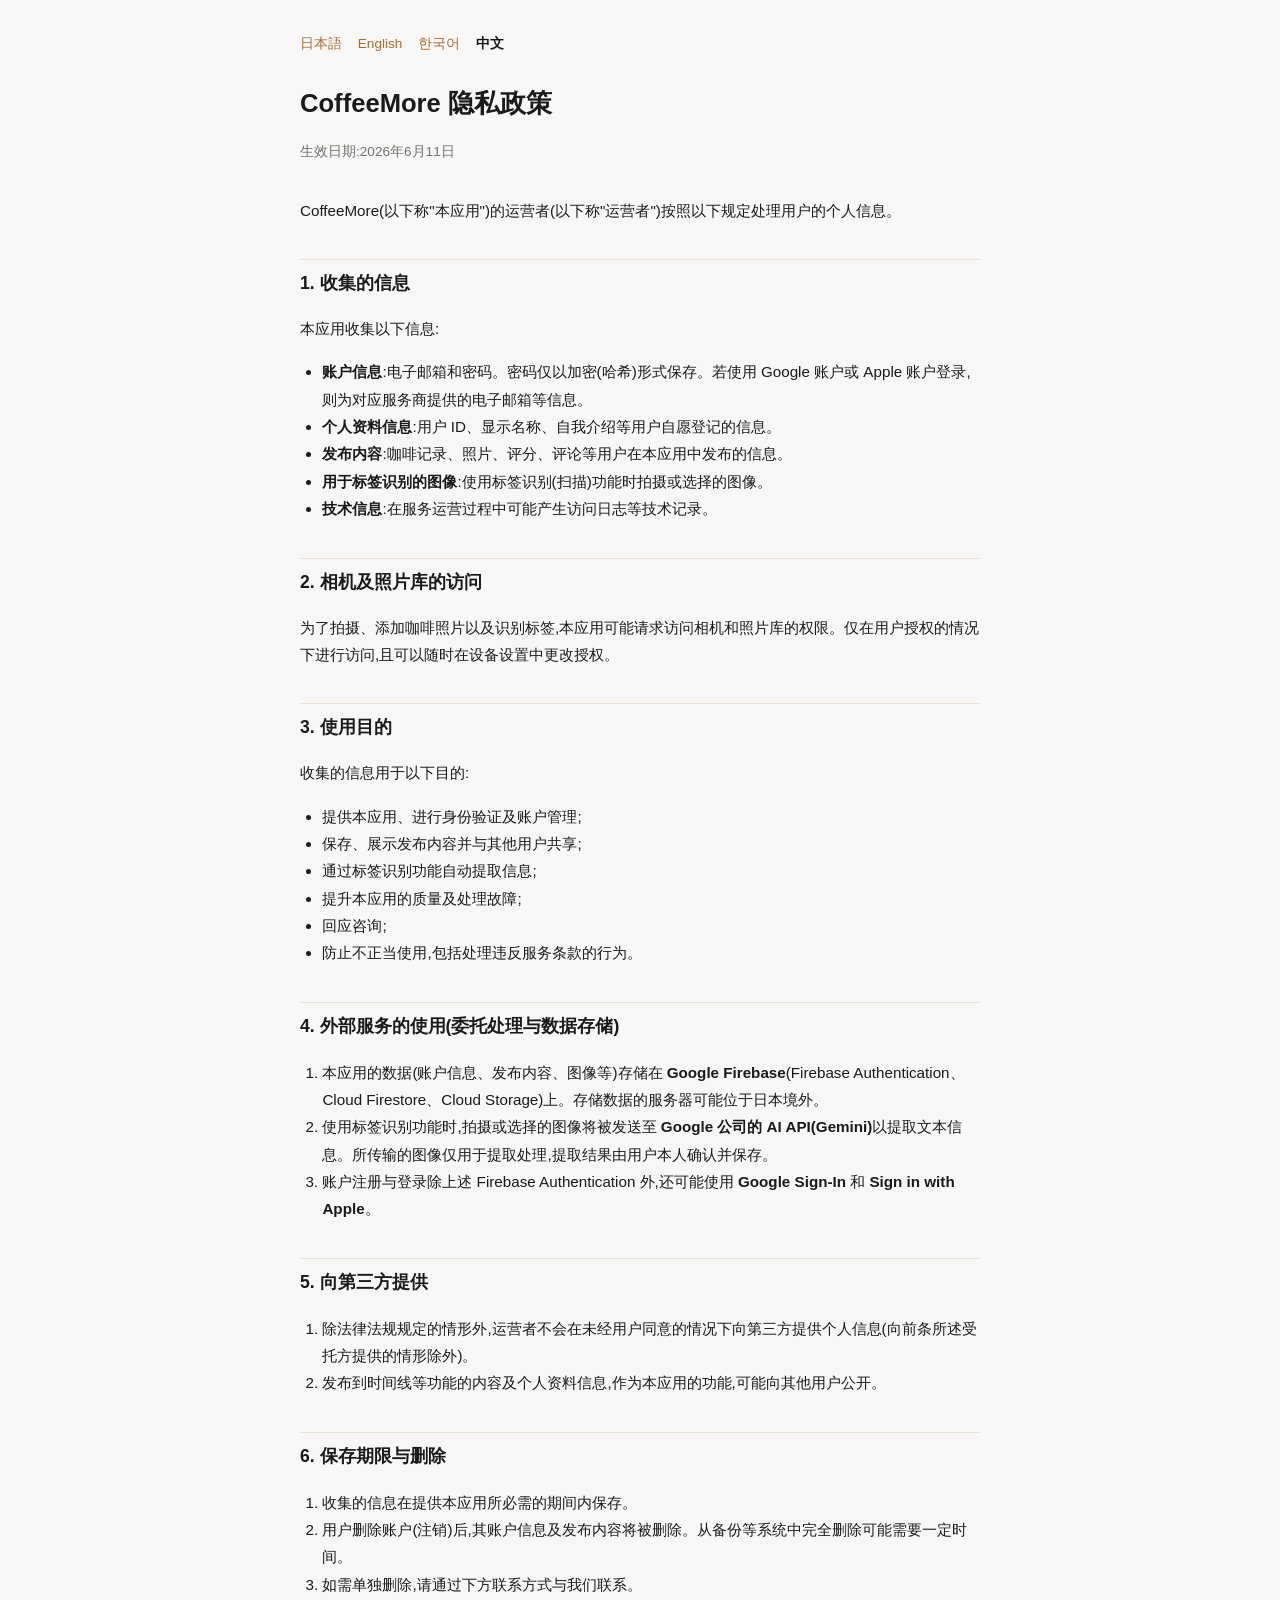
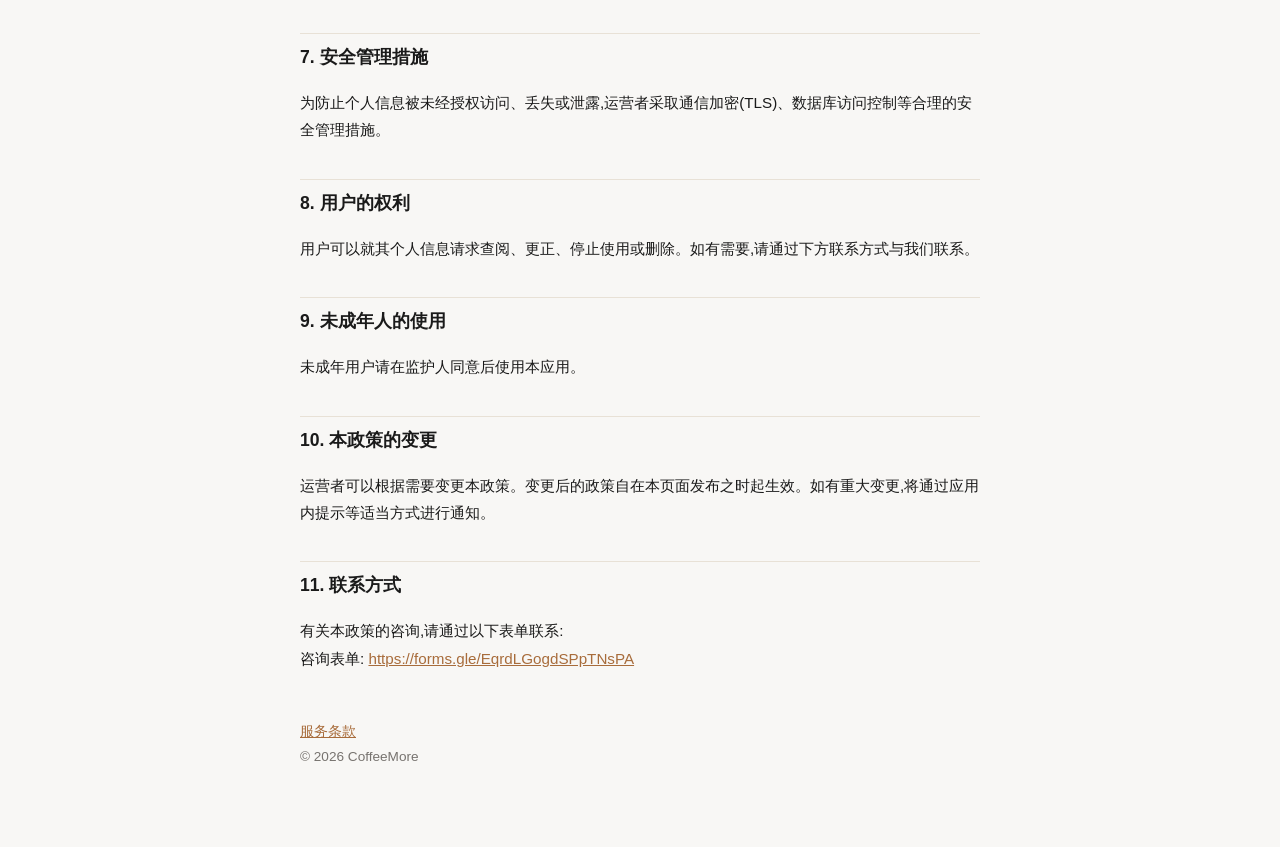
<file: privacy/zh.html>
<!DOCTYPE html>
<html lang="zh-Hans">
<head>
<meta charset="utf-8">
<meta name="viewport" content="width=device-width, initial-scale=1">
<title>隐私政策 — CoffeeMore</title>
<link rel="stylesheet" href="../style.css">
</head>
<body>
<main>
<nav class="lang-nav">
  <a href="ja.html">日本語</a>
  <a href="en.html">English</a>
  <a href="ko.html">한국어</a>
  <strong>中文</strong>
</nav>

<h1>CoffeeMore 隐私政策</h1>
<p class="meta">生效日期:2026年6月11日</p>

<p>CoffeeMore(以下称"本应用")的运营者(以下称"运营者")按照以下规定处理用户的个人信息。</p>

<h2>1. 收集的信息</h2>
<p>本应用收集以下信息:</p>
<ul>
  <li><strong>账户信息</strong>:电子邮箱和密码。密码仅以加密(哈希)形式保存。若使用 Google 账户或 Apple 账户登录,则为对应服务商提供的电子邮箱等信息。</li>
  <li><strong>个人资料信息</strong>:用户 ID、显示名称、自我介绍等用户自愿登记的信息。</li>
  <li><strong>发布内容</strong>:咖啡记录、照片、评分、评论等用户在本应用中发布的信息。</li>
  <li><strong>用于标签识别的图像</strong>:使用标签识别(扫描)功能时拍摄或选择的图像。</li>
  <li><strong>技术信息</strong>:在服务运营过程中可能产生访问日志等技术记录。</li>
</ul>

<h2>2. 相机及照片库的访问</h2>
<p>为了拍摄、添加咖啡照片以及识别标签,本应用可能请求访问相机和照片库的权限。仅在用户授权的情况下进行访问,且可以随时在设备设置中更改授权。</p>

<h2>3. 使用目的</h2>
<p>收集的信息用于以下目的:</p>
<ul>
  <li>提供本应用、进行身份验证及账户管理;</li>
  <li>保存、展示发布内容并与其他用户共享;</li>
  <li>通过标签识别功能自动提取信息;</li>
  <li>提升本应用的质量及处理故障;</li>
  <li>回应咨询;</li>
  <li>防止不正当使用,包括处理违反服务条款的行为。</li>
</ul>

<h2>4. 外部服务的使用(委托处理与数据存储)</h2>
<ol>
  <li>本应用的数据(账户信息、发布内容、图像等)存储在 <strong>Google Firebase</strong>(Firebase Authentication、Cloud Firestore、Cloud Storage)上。存储数据的服务器可能位于日本境外。</li>
  <li>使用标签识别功能时,拍摄或选择的图像将被发送至 <strong>Google 公司的 AI API(Gemini)</strong>以提取文本信息。所传输的图像仅用于提取处理,提取结果由用户本人确认并保存。</li>
  <li>账户注册与登录除上述 Firebase Authentication 外,还可能使用 <strong>Google Sign-In</strong> 和 <strong>Sign in with Apple</strong>。</li>
</ol>

<h2>5. 向第三方提供</h2>
<ol>
  <li>除法律法规规定的情形外,运营者不会在未经用户同意的情况下向第三方提供个人信息(向前条所述受托方提供的情形除外)。</li>
  <li>发布到时间线等功能的内容及个人资料信息,作为本应用的功能,可能向其他用户公开。</li>
</ol>

<h2>6. 保存期限与删除</h2>
<ol>
  <li>收集的信息在提供本应用所必需的期间内保存。</li>
  <li>用户删除账户(注销)后,其账户信息及发布内容将被删除。从备份等系统中完全删除可能需要一定时间。</li>
  <li>如需单独删除,请通过下方联系方式与我们联系。</li>
</ol>

<h2>7. 安全管理措施</h2>
<p>为防止个人信息被未经授权访问、丢失或泄露,运营者采取通信加密(TLS)、数据库访问控制等合理的安全管理措施。</p>

<h2>8. 用户的权利</h2>
<p>用户可以就其个人信息请求查阅、更正、停止使用或删除。如有需要,请通过下方联系方式与我们联系。</p>

<h2>9. 未成年人的使用</h2>
<p>未成年用户请在监护人同意后使用本应用。</p>

<h2>10. 本政策的变更</h2>
<p>运营者可以根据需要变更本政策。变更后的政策自在本页面发布之时起生效。如有重大变更,将通过应用内提示等适当方式进行通知。</p>

<h2>11. 联系方式</h2>
<p>有关本政策的咨询,请通过以下表单联系:<br>
咨询表单: <a href="https://forms.gle/EqrdLGogdSPpTNsPA">https://forms.gle/EqrdLGogdSPpTNsPA</a></p>

<p class="footer"><a href="../terms/zh.html">服务条款</a><br>© 2026 CoffeeMore</p>
</main>
</body>
</html>
</file>
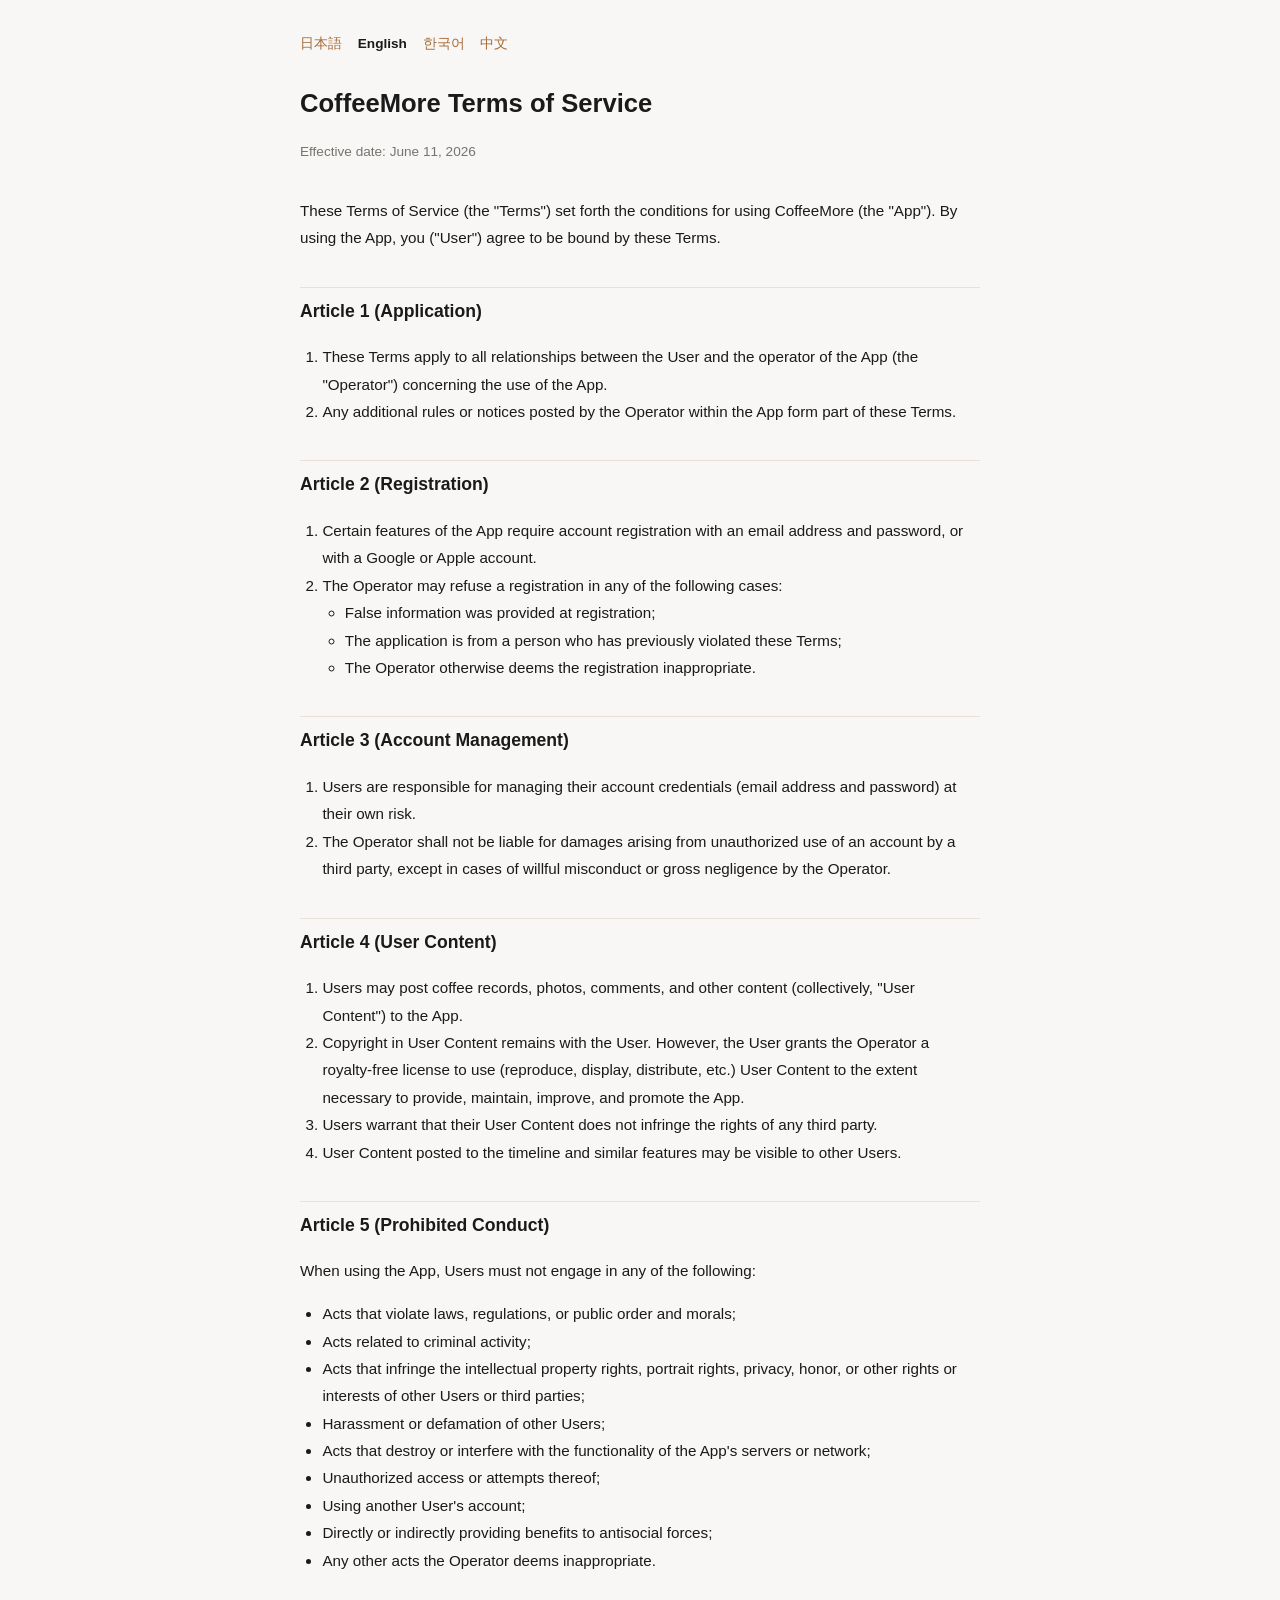
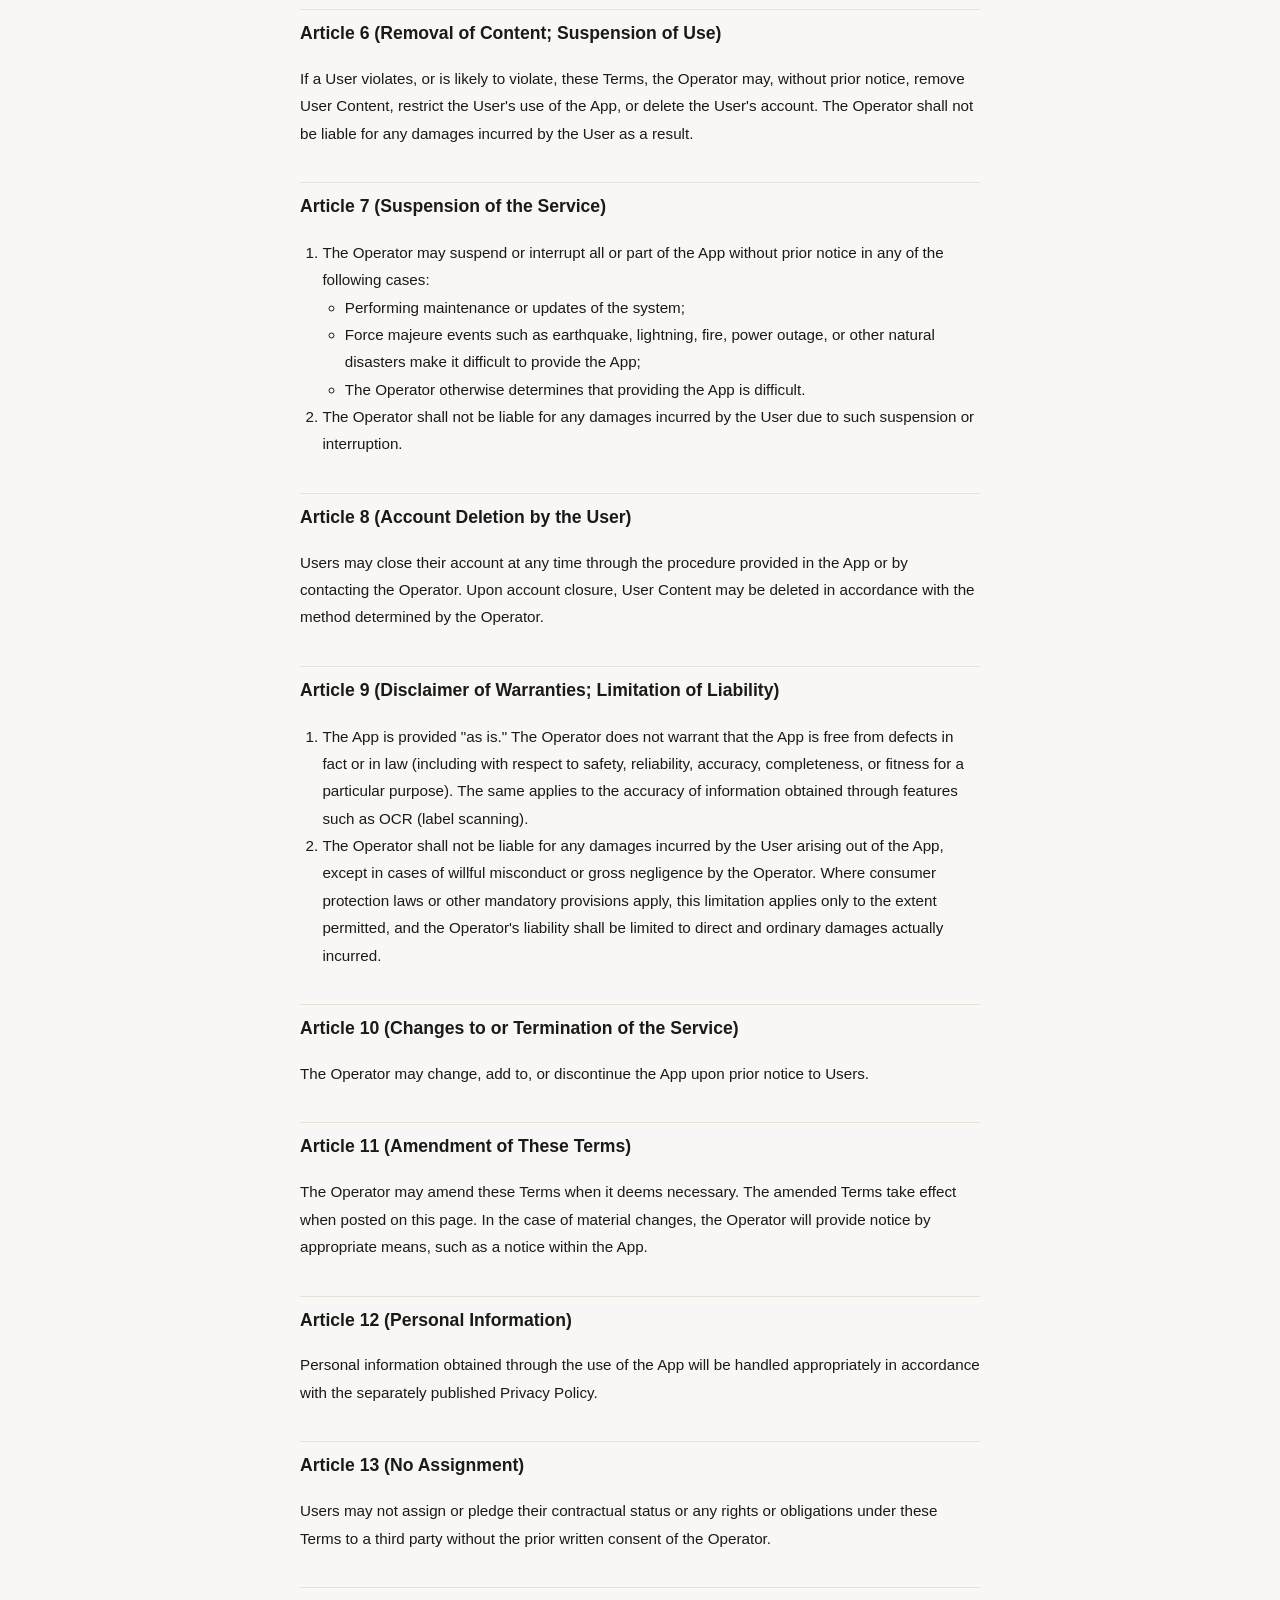
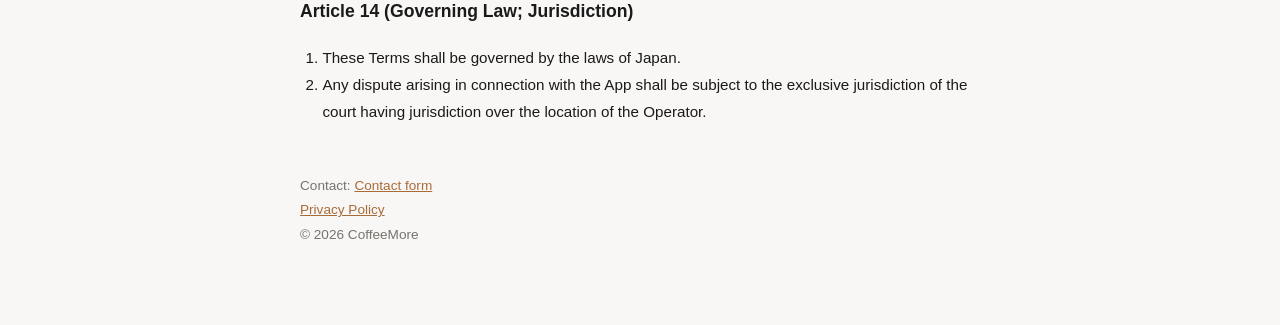
<file: terms/en.html>
<!DOCTYPE html>
<html lang="en">
<head>
<meta charset="utf-8">
<meta name="viewport" content="width=device-width, initial-scale=1">
<title>Terms of Service — CoffeeMore</title>
<link rel="stylesheet" href="../style.css">
</head>
<body>
<main>
<nav class="lang-nav">
  <a href="ja.html">日本語</a>
  <strong>English</strong>
  <a href="ko.html">한국어</a>
  <a href="zh.html">中文</a>
</nav>

<h1>CoffeeMore Terms of Service</h1>
<p class="meta">Effective date: June 11, 2026</p>

<p>These Terms of Service (the "Terms") set forth the conditions for using CoffeeMore (the "App"). By using the App, you ("User") agree to be bound by these Terms.</p>

<h2>Article 1 (Application)</h2>
<ol>
  <li>These Terms apply to all relationships between the User and the operator of the App (the "Operator") concerning the use of the App.</li>
  <li>Any additional rules or notices posted by the Operator within the App form part of these Terms.</li>
</ol>

<h2>Article 2 (Registration)</h2>
<ol>
  <li>Certain features of the App require account registration with an email address and password, or with a Google or Apple account.</li>
  <li>The Operator may refuse a registration in any of the following cases:
    <ul>
      <li>False information was provided at registration;</li>
      <li>The application is from a person who has previously violated these Terms;</li>
      <li>The Operator otherwise deems the registration inappropriate.</li>
    </ul>
  </li>
</ol>

<h2>Article 3 (Account Management)</h2>
<ol>
  <li>Users are responsible for managing their account credentials (email address and password) at their own risk.</li>
  <li>The Operator shall not be liable for damages arising from unauthorized use of an account by a third party, except in cases of willful misconduct or gross negligence by the Operator.</li>
</ol>

<h2>Article 4 (User Content)</h2>
<ol>
  <li>Users may post coffee records, photos, comments, and other content (collectively, "User Content") to the App.</li>
  <li>Copyright in User Content remains with the User. However, the User grants the Operator a royalty-free license to use (reproduce, display, distribute, etc.) User Content to the extent necessary to provide, maintain, improve, and promote the App.</li>
  <li>Users warrant that their User Content does not infringe the rights of any third party.</li>
  <li>User Content posted to the timeline and similar features may be visible to other Users.</li>
</ol>

<h2>Article 5 (Prohibited Conduct)</h2>
<p>When using the App, Users must not engage in any of the following:</p>
<ul>
  <li>Acts that violate laws, regulations, or public order and morals;</li>
  <li>Acts related to criminal activity;</li>
  <li>Acts that infringe the intellectual property rights, portrait rights, privacy, honor, or other rights or interests of other Users or third parties;</li>
  <li>Harassment or defamation of other Users;</li>
  <li>Acts that destroy or interfere with the functionality of the App's servers or network;</li>
  <li>Unauthorized access or attempts thereof;</li>
  <li>Using another User's account;</li>
  <li>Directly or indirectly providing benefits to antisocial forces;</li>
  <li>Any other acts the Operator deems inappropriate.</li>
</ul>

<h2>Article 6 (Removal of Content; Suspension of Use)</h2>
<p>If a User violates, or is likely to violate, these Terms, the Operator may, without prior notice, remove User Content, restrict the User's use of the App, or delete the User's account. The Operator shall not be liable for any damages incurred by the User as a result.</p>

<h2>Article 7 (Suspension of the Service)</h2>
<ol>
  <li>The Operator may suspend or interrupt all or part of the App without prior notice in any of the following cases:
    <ul>
      <li>Performing maintenance or updates of the system;</li>
      <li>Force majeure events such as earthquake, lightning, fire, power outage, or other natural disasters make it difficult to provide the App;</li>
      <li>The Operator otherwise determines that providing the App is difficult.</li>
    </ul>
  </li>
  <li>The Operator shall not be liable for any damages incurred by the User due to such suspension or interruption.</li>
</ol>

<h2>Article 8 (Account Deletion by the User)</h2>
<p>Users may close their account at any time through the procedure provided in the App or by contacting the Operator. Upon account closure, User Content may be deleted in accordance with the method determined by the Operator.</p>

<h2>Article 9 (Disclaimer of Warranties; Limitation of Liability)</h2>
<ol>
  <li>The App is provided "as is." The Operator does not warrant that the App is free from defects in fact or in law (including with respect to safety, reliability, accuracy, completeness, or fitness for a particular purpose). The same applies to the accuracy of information obtained through features such as OCR (label scanning).</li>
  <li>The Operator shall not be liable for any damages incurred by the User arising out of the App, except in cases of willful misconduct or gross negligence by the Operator. Where consumer protection laws or other mandatory provisions apply, this limitation applies only to the extent permitted, and the Operator's liability shall be limited to direct and ordinary damages actually incurred.</li>
</ol>

<h2>Article 10 (Changes to or Termination of the Service)</h2>
<p>The Operator may change, add to, or discontinue the App upon prior notice to Users.</p>

<h2>Article 11 (Amendment of These Terms)</h2>
<p>The Operator may amend these Terms when it deems necessary. The amended Terms take effect when posted on this page. In the case of material changes, the Operator will provide notice by appropriate means, such as a notice within the App.</p>

<h2>Article 12 (Personal Information)</h2>
<p>Personal information obtained through the use of the App will be handled appropriately in accordance with the separately published Privacy Policy.</p>

<h2>Article 13 (No Assignment)</h2>
<p>Users may not assign or pledge their contractual status or any rights or obligations under these Terms to a third party without the prior written consent of the Operator.</p>

<h2>Article 14 (Governing Law; Jurisdiction)</h2>
<ol>
  <li>These Terms shall be governed by the laws of Japan.</li>
  <li>Any dispute arising in connection with the App shall be subject to the exclusive jurisdiction of the court having jurisdiction over the location of the Operator.</li>
</ol>

<p class="footer">Contact: <a href="https://forms.gle/EqrdLGogdSPpTNsPA">Contact form</a><br><a href="../privacy/en.html">Privacy Policy</a><br>© 2026 CoffeeMore</p>
</main>
</body>
</html>
</file>
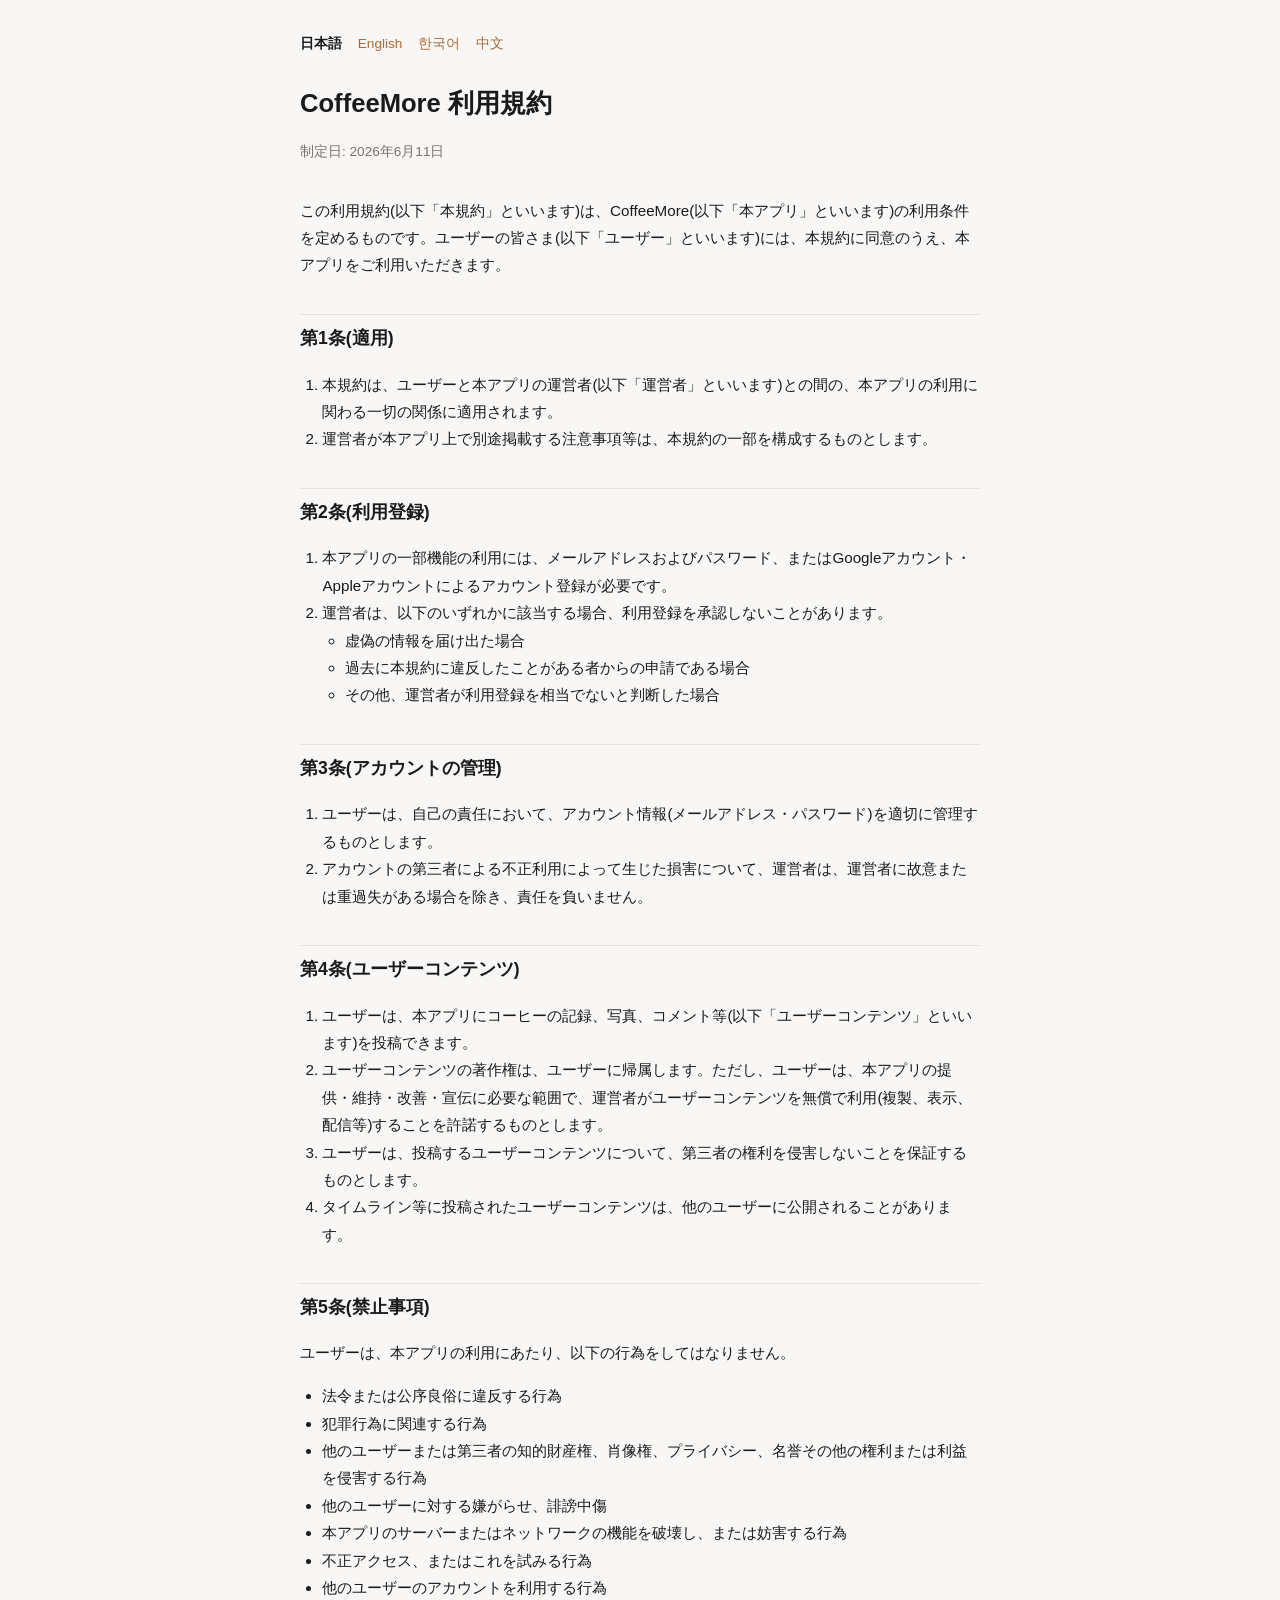
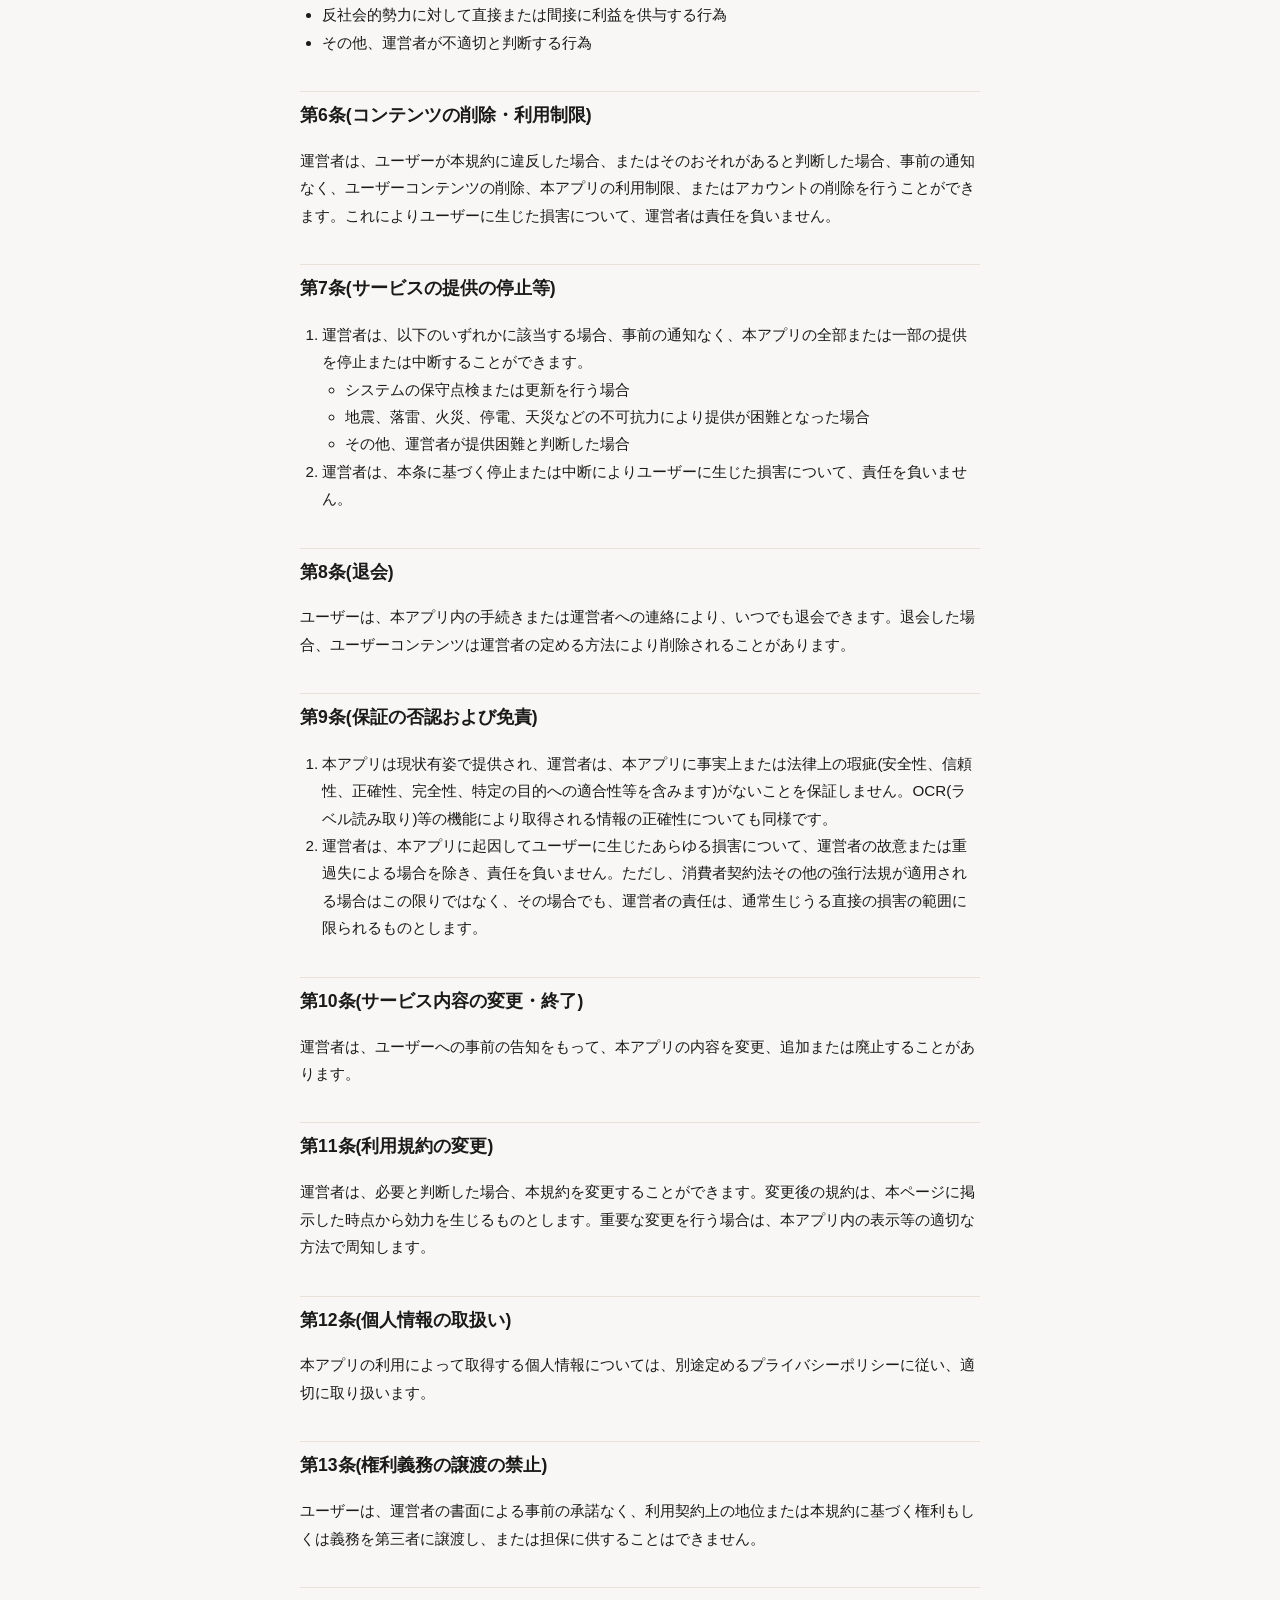
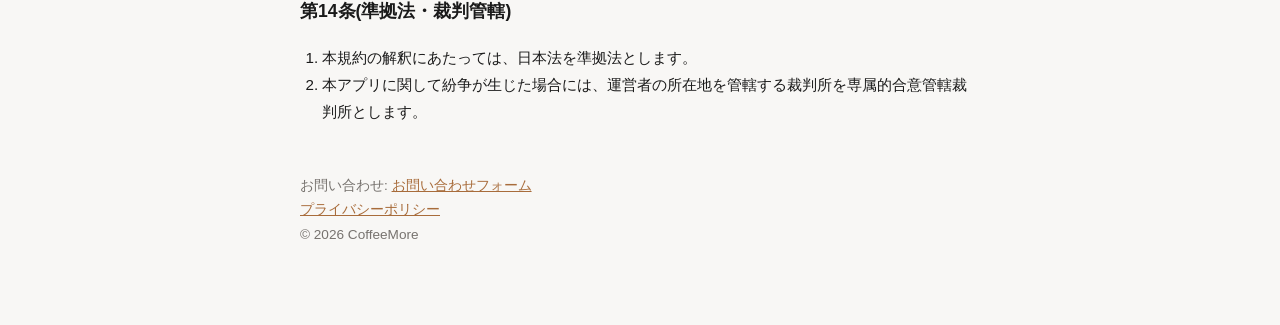
<file: terms/ja.html>
<!DOCTYPE html>
<html lang="ja">
<head>
<meta charset="utf-8">
<meta name="viewport" content="width=device-width, initial-scale=1">
<title>利用規約 — CoffeeMore</title>
<link rel="stylesheet" href="../style.css">
</head>
<body>
<main>
<nav class="lang-nav">
  <strong>日本語</strong>
  <a href="en.html">English</a>
  <a href="ko.html">한국어</a>
  <a href="zh.html">中文</a>
</nav>

<h1>CoffeeMore 利用規約</h1>
<p class="meta">制定日: 2026年6月11日</p>

<p>この利用規約(以下「本規約」といいます)は、CoffeeMore(以下「本アプリ」といいます)の利用条件を定めるものです。ユーザーの皆さま(以下「ユーザー」といいます)には、本規約に同意のうえ、本アプリをご利用いただきます。</p>

<h2>第1条(適用)</h2>
<ol>
  <li>本規約は、ユーザーと本アプリの運営者(以下「運営者」といいます)との間の、本アプリの利用に関わる一切の関係に適用されます。</li>
  <li>運営者が本アプリ上で別途掲載する注意事項等は、本規約の一部を構成するものとします。</li>
</ol>

<h2>第2条(利用登録)</h2>
<ol>
  <li>本アプリの一部機能の利用には、メールアドレスおよびパスワード、またはGoogleアカウント・Appleアカウントによるアカウント登録が必要です。</li>
  <li>運営者は、以下のいずれかに該当する場合、利用登録を承認しないことがあります。
    <ul>
      <li>虚偽の情報を届け出た場合</li>
      <li>過去に本規約に違反したことがある者からの申請である場合</li>
      <li>その他、運営者が利用登録を相当でないと判断した場合</li>
    </ul>
  </li>
</ol>

<h2>第3条(アカウントの管理)</h2>
<ol>
  <li>ユーザーは、自己の責任において、アカウント情報(メールアドレス・パスワード)を適切に管理するものとします。</li>
  <li>アカウントの第三者による不正利用によって生じた損害について、運営者は、運営者に故意または重過失がある場合を除き、責任を負いません。</li>
</ol>

<h2>第4条(ユーザーコンテンツ)</h2>
<ol>
  <li>ユーザーは、本アプリにコーヒーの記録、写真、コメント等(以下「ユーザーコンテンツ」といいます)を投稿できます。</li>
  <li>ユーザーコンテンツの著作権は、ユーザーに帰属します。ただし、ユーザーは、本アプリの提供・維持・改善・宣伝に必要な範囲で、運営者がユーザーコンテンツを無償で利用(複製、表示、配信等)することを許諾するものとします。</li>
  <li>ユーザーは、投稿するユーザーコンテンツについて、第三者の権利を侵害しないことを保証するものとします。</li>
  <li>タイムライン等に投稿されたユーザーコンテンツは、他のユーザーに公開されることがあります。</li>
</ol>

<h2>第5条(禁止事項)</h2>
<p>ユーザーは、本アプリの利用にあたり、以下の行為をしてはなりません。</p>
<ul>
  <li>法令または公序良俗に違反する行為</li>
  <li>犯罪行為に関連する行為</li>
  <li>他のユーザーまたは第三者の知的財産権、肖像権、プライバシー、名誉その他の権利または利益を侵害する行為</li>
  <li>他のユーザーに対する嫌がらせ、誹謗中傷</li>
  <li>本アプリのサーバーまたはネットワークの機能を破壊し、または妨害する行為</li>
  <li>不正アクセス、またはこれを試みる行為</li>
  <li>他のユーザーのアカウントを利用する行為</li>
  <li>反社会的勢力に対して直接または間接に利益を供与する行為</li>
  <li>その他、運営者が不適切と判断する行為</li>
</ul>

<h2>第6条(コンテンツの削除・利用制限)</h2>
<p>運営者は、ユーザーが本規約に違反した場合、またはそのおそれがあると判断した場合、事前の通知なく、ユーザーコンテンツの削除、本アプリの利用制限、またはアカウントの削除を行うことができます。これによりユーザーに生じた損害について、運営者は責任を負いません。</p>

<h2>第7条(サービスの提供の停止等)</h2>
<ol>
  <li>運営者は、以下のいずれかに該当する場合、事前の通知なく、本アプリの全部または一部の提供を停止または中断することができます。
    <ul>
      <li>システムの保守点検または更新を行う場合</li>
      <li>地震、落雷、火災、停電、天災などの不可抗力により提供が困難となった場合</li>
      <li>その他、運営者が提供困難と判断した場合</li>
    </ul>
  </li>
  <li>運営者は、本条に基づく停止または中断によりユーザーに生じた損害について、責任を負いません。</li>
</ol>

<h2>第8条(退会)</h2>
<p>ユーザーは、本アプリ内の手続きまたは運営者への連絡により、いつでも退会できます。退会した場合、ユーザーコンテンツは運営者の定める方法により削除されることがあります。</p>

<h2>第9条(保証の否認および免責)</h2>
<ol>
  <li>本アプリは現状有姿で提供され、運営者は、本アプリに事実上または法律上の瑕疵(安全性、信頼性、正確性、完全性、特定の目的への適合性等を含みます)がないことを保証しません。OCR(ラベル読み取り)等の機能により取得される情報の正確性についても同様です。</li>
  <li>運営者は、本アプリに起因してユーザーに生じたあらゆる損害について、運営者の故意または重過失による場合を除き、責任を負いません。ただし、消費者契約法その他の強行法規が適用される場合はこの限りではなく、その場合でも、運営者の責任は、通常生じうる直接の損害の範囲に限られるものとします。</li>
</ol>

<h2>第10条(サービス内容の変更・終了)</h2>
<p>運営者は、ユーザーへの事前の告知をもって、本アプリの内容を変更、追加または廃止することがあります。</p>

<h2>第11条(利用規約の変更)</h2>
<p>運営者は、必要と判断した場合、本規約を変更することができます。変更後の規約は、本ページに掲示した時点から効力を生じるものとします。重要な変更を行う場合は、本アプリ内の表示等の適切な方法で周知します。</p>

<h2>第12条(個人情報の取扱い)</h2>
<p>本アプリの利用によって取得する個人情報については、別途定めるプライバシーポリシーに従い、適切に取り扱います。</p>

<h2>第13条(権利義務の譲渡の禁止)</h2>
<p>ユーザーは、運営者の書面による事前の承諾なく、利用契約上の地位または本規約に基づく権利もしくは義務を第三者に譲渡し、または担保に供することはできません。</p>

<h2>第14条(準拠法・裁判管轄)</h2>
<ol>
  <li>本規約の解釈にあたっては、日本法を準拠法とします。</li>
  <li>本アプリに関して紛争が生じた場合には、運営者の所在地を管轄する裁判所を専属的合意管轄裁判所とします。</li>
</ol>

<p class="footer">お問い合わせ: <a href="https://forms.gle/EqrdLGogdSPpTNsPA">お問い合わせフォーム</a><br><a href="../privacy/ja.html">プライバシーポリシー</a><br>© 2026 CoffeeMore</p>
</main>
</body>
</html>
</file>
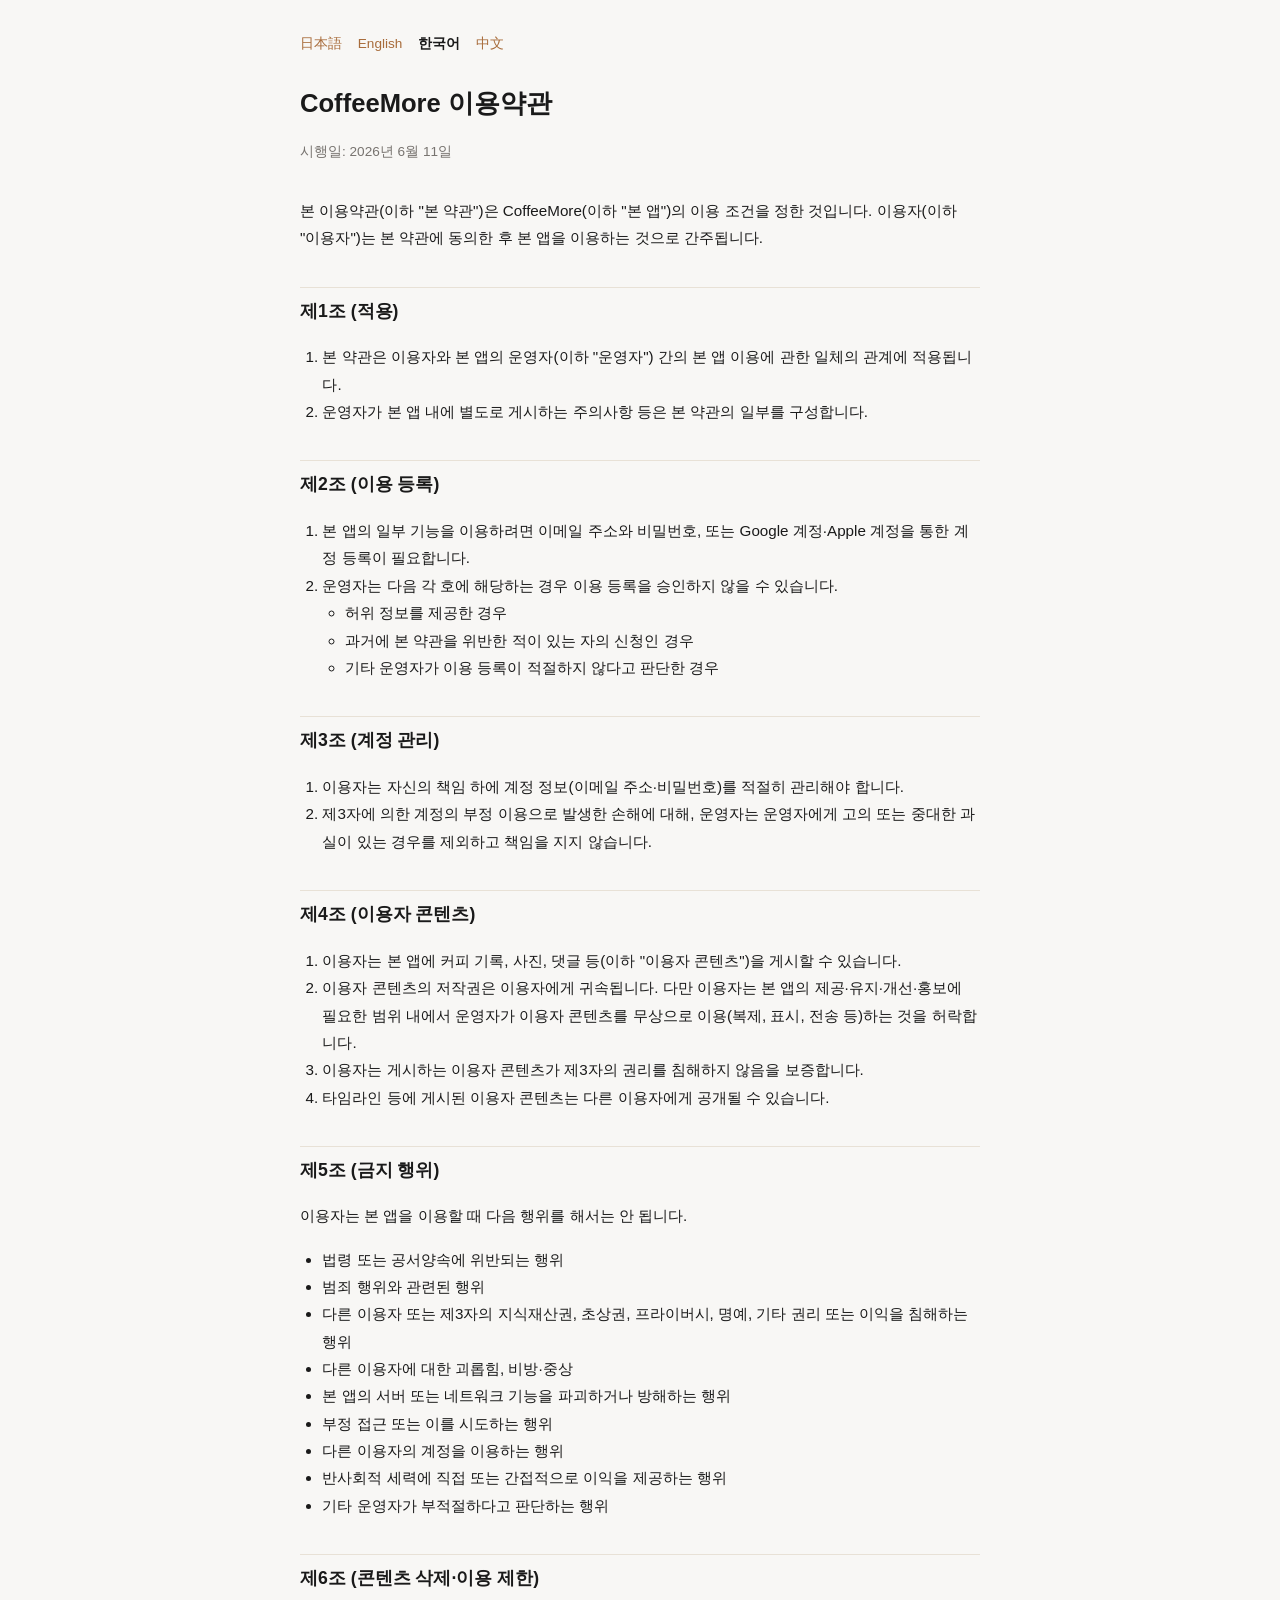
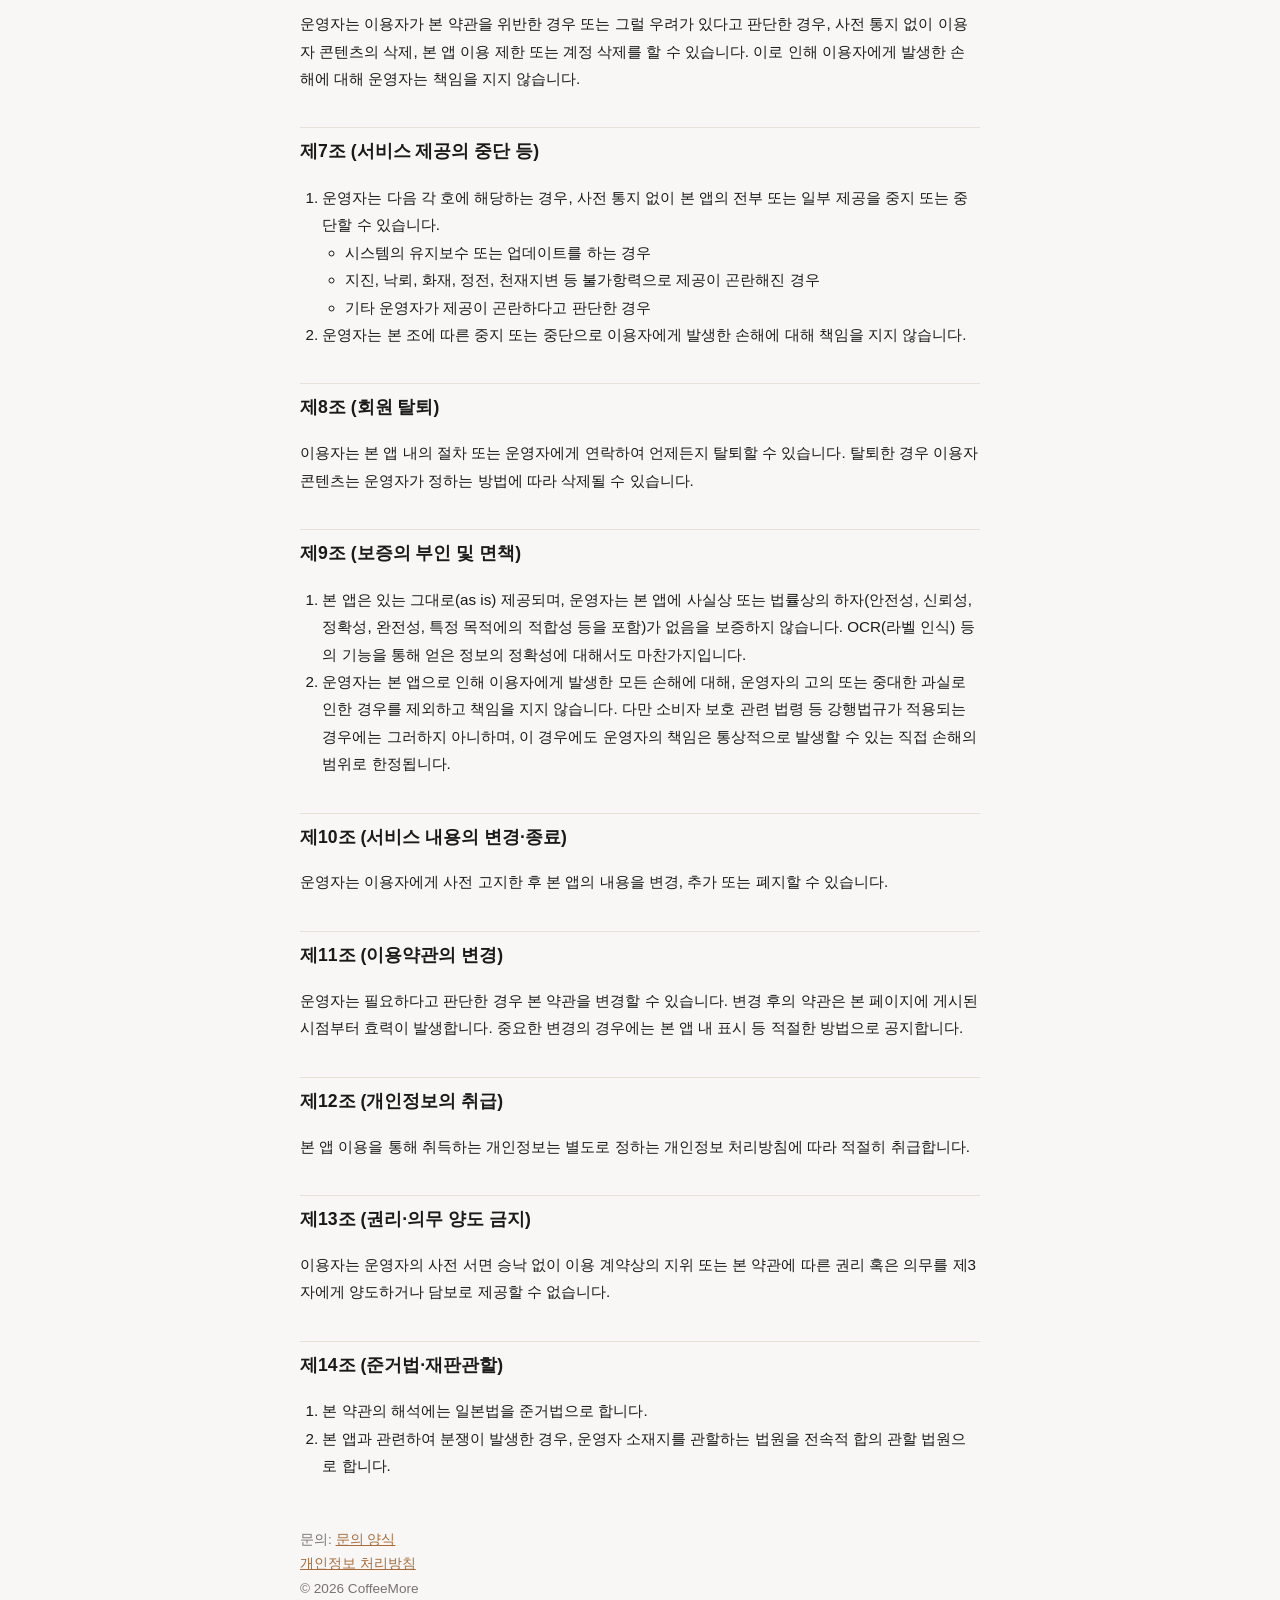
<file: terms/ko.html>
<!DOCTYPE html>
<html lang="ko">
<head>
<meta charset="utf-8">
<meta name="viewport" content="width=device-width, initial-scale=1">
<title>이용약관 — CoffeeMore</title>
<link rel="stylesheet" href="../style.css">
</head>
<body>
<main>
<nav class="lang-nav">
  <a href="ja.html">日本語</a>
  <a href="en.html">English</a>
  <strong>한국어</strong>
  <a href="zh.html">中文</a>
</nav>

<h1>CoffeeMore 이용약관</h1>
<p class="meta">시행일: 2026년 6월 11일</p>

<p>본 이용약관(이하 "본 약관")은 CoffeeMore(이하 "본 앱")의 이용 조건을 정한 것입니다. 이용자(이하 "이용자")는 본 약관에 동의한 후 본 앱을 이용하는 것으로 간주됩니다.</p>

<h2>제1조 (적용)</h2>
<ol>
  <li>본 약관은 이용자와 본 앱의 운영자(이하 "운영자") 간의 본 앱 이용에 관한 일체의 관계에 적용됩니다.</li>
  <li>운영자가 본 앱 내에 별도로 게시하는 주의사항 등은 본 약관의 일부를 구성합니다.</li>
</ol>

<h2>제2조 (이용 등록)</h2>
<ol>
  <li>본 앱의 일부 기능을 이용하려면 이메일 주소와 비밀번호, 또는 Google 계정·Apple 계정을 통한 계정 등록이 필요합니다.</li>
  <li>운영자는 다음 각 호에 해당하는 경우 이용 등록을 승인하지 않을 수 있습니다.
    <ul>
      <li>허위 정보를 제공한 경우</li>
      <li>과거에 본 약관을 위반한 적이 있는 자의 신청인 경우</li>
      <li>기타 운영자가 이용 등록이 적절하지 않다고 판단한 경우</li>
    </ul>
  </li>
</ol>

<h2>제3조 (계정 관리)</h2>
<ol>
  <li>이용자는 자신의 책임 하에 계정 정보(이메일 주소·비밀번호)를 적절히 관리해야 합니다.</li>
  <li>제3자에 의한 계정의 부정 이용으로 발생한 손해에 대해, 운영자는 운영자에게 고의 또는 중대한 과실이 있는 경우를 제외하고 책임을 지지 않습니다.</li>
</ol>

<h2>제4조 (이용자 콘텐츠)</h2>
<ol>
  <li>이용자는 본 앱에 커피 기록, 사진, 댓글 등(이하 "이용자 콘텐츠")을 게시할 수 있습니다.</li>
  <li>이용자 콘텐츠의 저작권은 이용자에게 귀속됩니다. 다만 이용자는 본 앱의 제공·유지·개선·홍보에 필요한 범위 내에서 운영자가 이용자 콘텐츠를 무상으로 이용(복제, 표시, 전송 등)하는 것을 허락합니다.</li>
  <li>이용자는 게시하는 이용자 콘텐츠가 제3자의 권리를 침해하지 않음을 보증합니다.</li>
  <li>타임라인 등에 게시된 이용자 콘텐츠는 다른 이용자에게 공개될 수 있습니다.</li>
</ol>

<h2>제5조 (금지 행위)</h2>
<p>이용자는 본 앱을 이용할 때 다음 행위를 해서는 안 됩니다.</p>
<ul>
  <li>법령 또는 공서양속에 위반되는 행위</li>
  <li>범죄 행위와 관련된 행위</li>
  <li>다른 이용자 또는 제3자의 지식재산권, 초상권, 프라이버시, 명예, 기타 권리 또는 이익을 침해하는 행위</li>
  <li>다른 이용자에 대한 괴롭힘, 비방·중상</li>
  <li>본 앱의 서버 또는 네트워크 기능을 파괴하거나 방해하는 행위</li>
  <li>부정 접근 또는 이를 시도하는 행위</li>
  <li>다른 이용자의 계정을 이용하는 행위</li>
  <li>반사회적 세력에 직접 또는 간접적으로 이익을 제공하는 행위</li>
  <li>기타 운영자가 부적절하다고 판단하는 행위</li>
</ul>

<h2>제6조 (콘텐츠 삭제·이용 제한)</h2>
<p>운영자는 이용자가 본 약관을 위반한 경우 또는 그럴 우려가 있다고 판단한 경우, 사전 통지 없이 이용자 콘텐츠의 삭제, 본 앱 이용 제한 또는 계정 삭제를 할 수 있습니다. 이로 인해 이용자에게 발생한 손해에 대해 운영자는 책임을 지지 않습니다.</p>

<h2>제7조 (서비스 제공의 중단 등)</h2>
<ol>
  <li>운영자는 다음 각 호에 해당하는 경우, 사전 통지 없이 본 앱의 전부 또는 일부 제공을 중지 또는 중단할 수 있습니다.
    <ul>
      <li>시스템의 유지보수 또는 업데이트를 하는 경우</li>
      <li>지진, 낙뢰, 화재, 정전, 천재지변 등 불가항력으로 제공이 곤란해진 경우</li>
      <li>기타 운영자가 제공이 곤란하다고 판단한 경우</li>
    </ul>
  </li>
  <li>운영자는 본 조에 따른 중지 또는 중단으로 이용자에게 발생한 손해에 대해 책임을 지지 않습니다.</li>
</ol>

<h2>제8조 (회원 탈퇴)</h2>
<p>이용자는 본 앱 내의 절차 또는 운영자에게 연락하여 언제든지 탈퇴할 수 있습니다. 탈퇴한 경우 이용자 콘텐츠는 운영자가 정하는 방법에 따라 삭제될 수 있습니다.</p>

<h2>제9조 (보증의 부인 및 면책)</h2>
<ol>
  <li>본 앱은 있는 그대로(as is) 제공되며, 운영자는 본 앱에 사실상 또는 법률상의 하자(안전성, 신뢰성, 정확성, 완전성, 특정 목적에의 적합성 등을 포함)가 없음을 보증하지 않습니다. OCR(라벨 인식) 등의 기능을 통해 얻은 정보의 정확성에 대해서도 마찬가지입니다.</li>
  <li>운영자는 본 앱으로 인해 이용자에게 발생한 모든 손해에 대해, 운영자의 고의 또는 중대한 과실로 인한 경우를 제외하고 책임을 지지 않습니다. 다만 소비자 보호 관련 법령 등 강행법규가 적용되는 경우에는 그러하지 아니하며, 이 경우에도 운영자의 책임은 통상적으로 발생할 수 있는 직접 손해의 범위로 한정됩니다.</li>
</ol>

<h2>제10조 (서비스 내용의 변경·종료)</h2>
<p>운영자는 이용자에게 사전 고지한 후 본 앱의 내용을 변경, 추가 또는 폐지할 수 있습니다.</p>

<h2>제11조 (이용약관의 변경)</h2>
<p>운영자는 필요하다고 판단한 경우 본 약관을 변경할 수 있습니다. 변경 후의 약관은 본 페이지에 게시된 시점부터 효력이 발생합니다. 중요한 변경의 경우에는 본 앱 내 표시 등 적절한 방법으로 공지합니다.</p>

<h2>제12조 (개인정보의 취급)</h2>
<p>본 앱 이용을 통해 취득하는 개인정보는 별도로 정하는 개인정보 처리방침에 따라 적절히 취급합니다.</p>

<h2>제13조 (권리·의무 양도 금지)</h2>
<p>이용자는 운영자의 사전 서면 승낙 없이 이용 계약상의 지위 또는 본 약관에 따른 권리 혹은 의무를 제3자에게 양도하거나 담보로 제공할 수 없습니다.</p>

<h2>제14조 (준거법·재판관할)</h2>
<ol>
  <li>본 약관의 해석에는 일본법을 준거법으로 합니다.</li>
  <li>본 앱과 관련하여 분쟁이 발생한 경우, 운영자 소재지를 관할하는 법원을 전속적 합의 관할 법원으로 합니다.</li>
</ol>

<p class="footer">문의: <a href="https://forms.gle/EqrdLGogdSPpTNsPA">문의 양식</a><br><a href="../privacy/ko.html">개인정보 처리방침</a><br>© 2026 CoffeeMore</p>
</main>
</body>
</html>
</file>
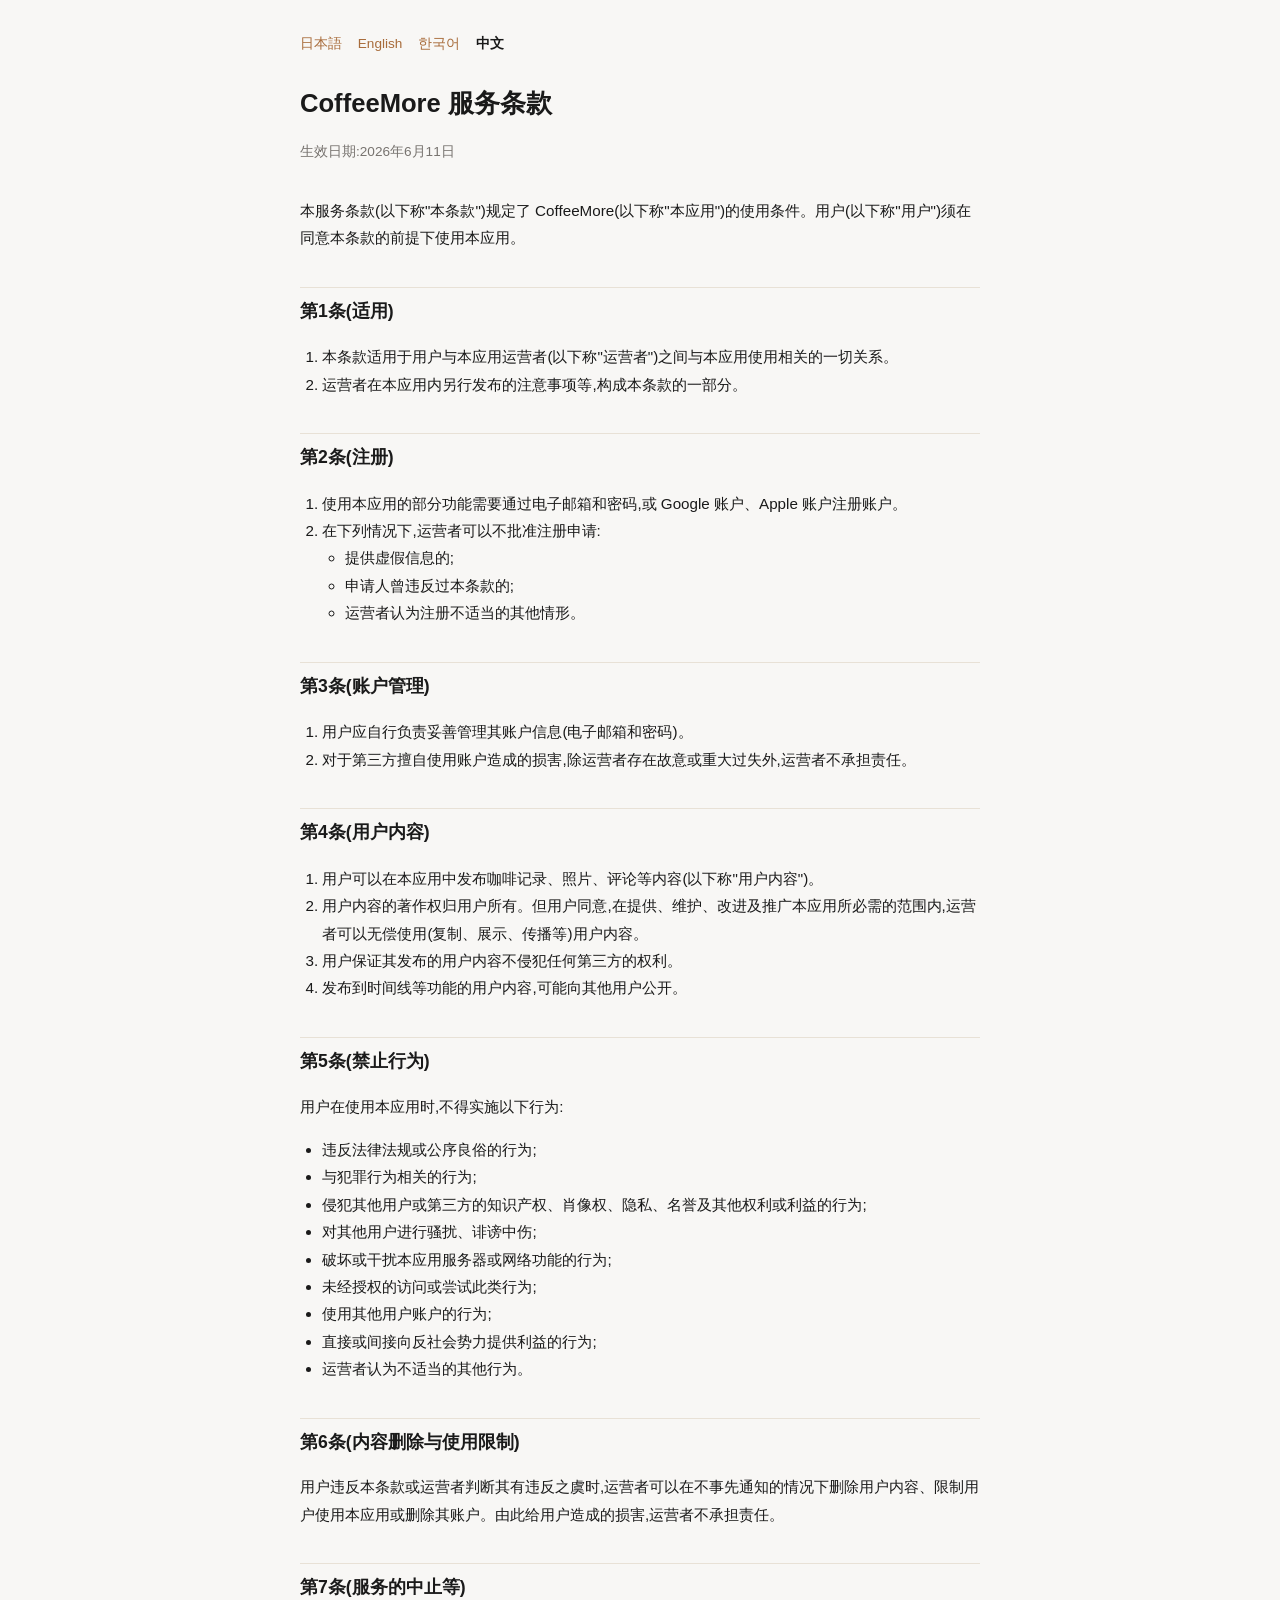
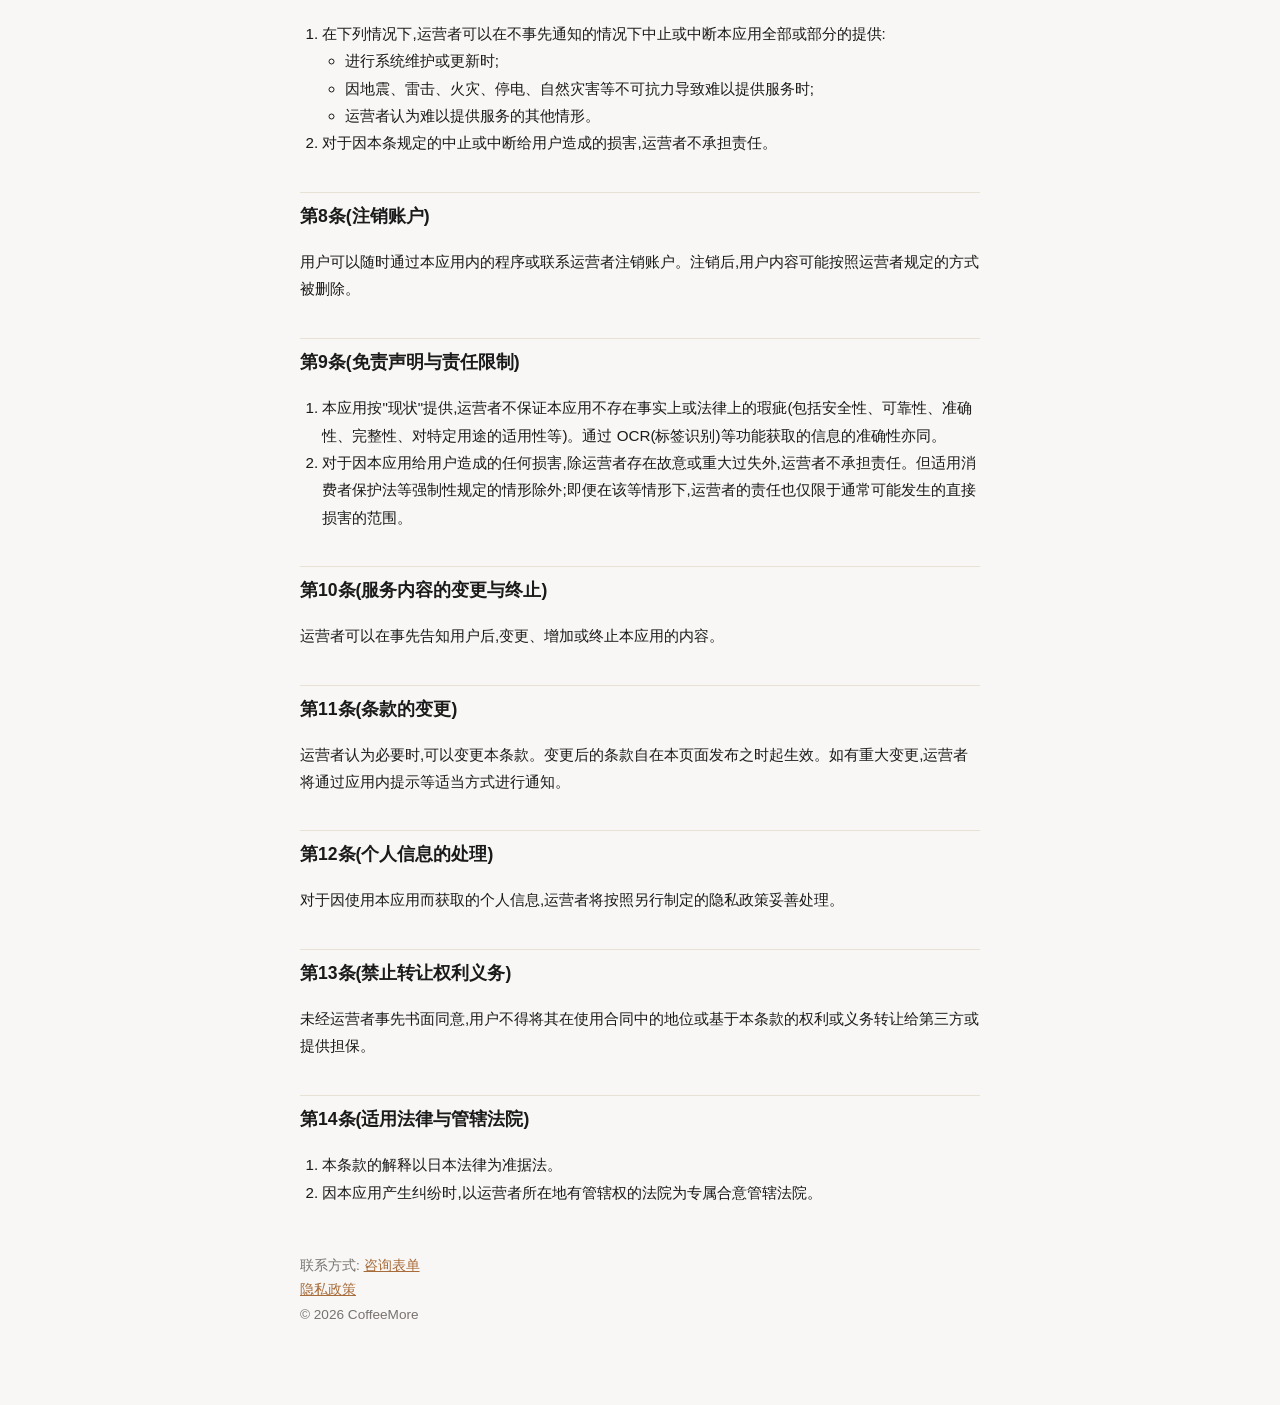
<file: terms/zh.html>
<!DOCTYPE html>
<html lang="zh-Hans">
<head>
<meta charset="utf-8">
<meta name="viewport" content="width=device-width, initial-scale=1">
<title>服务条款 — CoffeeMore</title>
<link rel="stylesheet" href="../style.css">
</head>
<body>
<main>
<nav class="lang-nav">
  <a href="ja.html">日本語</a>
  <a href="en.html">English</a>
  <a href="ko.html">한국어</a>
  <strong>中文</strong>
</nav>

<h1>CoffeeMore 服务条款</h1>
<p class="meta">生效日期:2026年6月11日</p>

<p>本服务条款(以下称"本条款")规定了 CoffeeMore(以下称"本应用")的使用条件。用户(以下称"用户")须在同意本条款的前提下使用本应用。</p>

<h2>第1条(适用)</h2>
<ol>
  <li>本条款适用于用户与本应用运营者(以下称"运营者")之间与本应用使用相关的一切关系。</li>
  <li>运营者在本应用内另行发布的注意事项等,构成本条款的一部分。</li>
</ol>

<h2>第2条(注册)</h2>
<ol>
  <li>使用本应用的部分功能需要通过电子邮箱和密码,或 Google 账户、Apple 账户注册账户。</li>
  <li>在下列情况下,运营者可以不批准注册申请:
    <ul>
      <li>提供虚假信息的;</li>
      <li>申请人曾违反过本条款的;</li>
      <li>运营者认为注册不适当的其他情形。</li>
    </ul>
  </li>
</ol>

<h2>第3条(账户管理)</h2>
<ol>
  <li>用户应自行负责妥善管理其账户信息(电子邮箱和密码)。</li>
  <li>对于第三方擅自使用账户造成的损害,除运营者存在故意或重大过失外,运营者不承担责任。</li>
</ol>

<h2>第4条(用户内容)</h2>
<ol>
  <li>用户可以在本应用中发布咖啡记录、照片、评论等内容(以下称"用户内容")。</li>
  <li>用户内容的著作权归用户所有。但用户同意,在提供、维护、改进及推广本应用所必需的范围内,运营者可以无偿使用(复制、展示、传播等)用户内容。</li>
  <li>用户保证其发布的用户内容不侵犯任何第三方的权利。</li>
  <li>发布到时间线等功能的用户内容,可能向其他用户公开。</li>
</ol>

<h2>第5条(禁止行为)</h2>
<p>用户在使用本应用时,不得实施以下行为:</p>
<ul>
  <li>违反法律法规或公序良俗的行为;</li>
  <li>与犯罪行为相关的行为;</li>
  <li>侵犯其他用户或第三方的知识产权、肖像权、隐私、名誉及其他权利或利益的行为;</li>
  <li>对其他用户进行骚扰、诽谤中伤;</li>
  <li>破坏或干扰本应用服务器或网络功能的行为;</li>
  <li>未经授权的访问或尝试此类行为;</li>
  <li>使用其他用户账户的行为;</li>
  <li>直接或间接向反社会势力提供利益的行为;</li>
  <li>运营者认为不适当的其他行为。</li>
</ul>

<h2>第6条(内容删除与使用限制)</h2>
<p>用户违反本条款或运营者判断其有违反之虞时,运营者可以在不事先通知的情况下删除用户内容、限制用户使用本应用或删除其账户。由此给用户造成的损害,运营者不承担责任。</p>

<h2>第7条(服务的中止等)</h2>
<ol>
  <li>在下列情况下,运营者可以在不事先通知的情况下中止或中断本应用全部或部分的提供:
    <ul>
      <li>进行系统维护或更新时;</li>
      <li>因地震、雷击、火灾、停电、自然灾害等不可抗力导致难以提供服务时;</li>
      <li>运营者认为难以提供服务的其他情形。</li>
    </ul>
  </li>
  <li>对于因本条规定的中止或中断给用户造成的损害,运营者不承担责任。</li>
</ol>

<h2>第8条(注销账户)</h2>
<p>用户可以随时通过本应用内的程序或联系运营者注销账户。注销后,用户内容可能按照运营者规定的方式被删除。</p>

<h2>第9条(免责声明与责任限制)</h2>
<ol>
  <li>本应用按"现状"提供,运营者不保证本应用不存在事实上或法律上的瑕疵(包括安全性、可靠性、准确性、完整性、对特定用途的适用性等)。通过 OCR(标签识别)等功能获取的信息的准确性亦同。</li>
  <li>对于因本应用给用户造成的任何损害,除运营者存在故意或重大过失外,运营者不承担责任。但适用消费者保护法等强制性规定的情形除外;即便在该等情形下,运营者的责任也仅限于通常可能发生的直接损害的范围。</li>
</ol>

<h2>第10条(服务内容的变更与终止)</h2>
<p>运营者可以在事先告知用户后,变更、增加或终止本应用的内容。</p>

<h2>第11条(条款的变更)</h2>
<p>运营者认为必要时,可以变更本条款。变更后的条款自在本页面发布之时起生效。如有重大变更,运营者将通过应用内提示等适当方式进行通知。</p>

<h2>第12条(个人信息的处理)</h2>
<p>对于因使用本应用而获取的个人信息,运营者将按照另行制定的隐私政策妥善处理。</p>

<h2>第13条(禁止转让权利义务)</h2>
<p>未经运营者事先书面同意,用户不得将其在使用合同中的地位或基于本条款的权利或义务转让给第三方或提供担保。</p>

<h2>第14条(适用法律与管辖法院)</h2>
<ol>
  <li>本条款的解释以日本法律为准据法。</li>
  <li>因本应用产生纠纷时,以运营者所在地有管辖权的法院为专属合意管辖法院。</li>
</ol>

<p class="footer">联系方式: <a href="https://forms.gle/EqrdLGogdSPpTNsPA">咨询表单</a><br><a href="../privacy/zh.html">隐私政策</a><br>© 2026 CoffeeMore</p>
</main>
</body>
</html>
</file>
<file: style.css>
:root {
  /* Brand colors — matches CoffeeMore/Theme/Palette.swift (the iOS app). */
  --bg: #F8F7F5;
  --bg-card: #FFFFFF;
  --fg: #1A1A1A;
  --muted: #77736F;
  --accent: #A86C3B;
  --accent-light: #F3ECE6;
  --border: #E8E1D6;

  --radius-card: 20px;
  --radius-chip: 16px;
  --container: 1120px;
}

* { box-sizing: border-box; }

@media (prefers-reduced-motion: reduce) {
  * { animation: none !important; transition: none !important; }
}

html { -webkit-text-size-adjust: 100%; }

body {
  margin: 0;
  background: var(--bg);
  color: var(--fg);
  font-family: -apple-system, BlinkMacSystemFont, "Segoe UI", "Hiragino Sans",
    "Noto Sans JP", "Noto Sans KR", "Noto Sans SC", sans-serif;
  line-height: 1.8;
  overflow-x: hidden;
}

a { color: var(--accent); }
a:focus-visible, button:focus-visible {
  outline: 2px solid var(--accent);
  outline-offset: 3px;
  border-radius: 4px;
}

img { max-width: 100%; display: block; }

/* ---------- Legacy content pages (terms / privacy) ---------- */
main {
  max-width: 720px;
  margin: 0 auto;
  padding: 2rem 1.25rem 4rem;
}
h1 { font-size: 1.6rem; margin: 1.5rem 0 0.25rem; }
h2 {
  font-size: 1.1rem;
  margin: 2.2rem 0 0.5rem;
  padding-top: 0.5rem;
  border-top: 1px solid var(--border);
}
p, li { font-size: 0.95rem; }
ul, ol { padding-left: 1.4rem; }
.lang-nav { font-size: 0.85rem; color: var(--muted); }
.lang-nav a { margin-right: 0.75rem; text-decoration: none; }
.lang-nav strong { margin-right: 0.75rem; color: var(--fg); }
.meta { color: var(--muted); font-size: 0.85rem; margin-bottom: 2rem; }
.footer { margin-top: 3rem; color: var(--muted); font-size: 0.85rem; }
.card-list { list-style: none; padding: 0; }
.card-list li { margin: 0.5rem 0; }

/* Landing page <main> holds its own full-width sections; undo the
   720px legal-document constraint above for it. */
main.site-main {
  max-width: none;
  margin: 0;
  padding: 0;
}

/* ---------- Instagram in-app browser notice ---------- */
.ig-banner {
  position: fixed;
  inset: 0;
  z-index: 9999;
  pointer-events: none;
}
.ig-banner-arrow {
  position: absolute;
  top: 58px;
  right: 60px;
  width: 70px;
  height: 70px;
  color: var(--accent);
}
.ig-banner-card {
  position: absolute;
  top: 118px;
  right: 14px;
  left: 14px;
  max-width: 320px;
  margin-left: auto;
  background: var(--bg-card);
  border: 1px solid var(--border);
  border-radius: var(--radius-card);
  padding: 1.1rem 1.25rem 1.25rem;
  box-shadow: 0 16px 32px -16px rgba(26, 18, 10, 0.3);
  pointer-events: auto;
}
.ig-banner-sparkle {
  position: absolute;
  top: -8px;
  left: -18px;
  color: var(--accent);
  font-size: 0.9rem;
  line-height: 1.1;
  opacity: 0.8;
}
.ig-banner-card button {
  position: absolute;
  top: 0.6rem;
  right: 0.75rem;
  background: none;
  border: none;
  color: var(--muted);
  font-size: 1rem;
  line-height: 1;
  cursor: pointer;
  padding: 0.25rem;
}
.ig-banner-title {
  display: flex;
  align-items: flex-start;
  gap: 0.4rem;
  margin: 0 0 0.5rem;
  color: var(--accent);
  font-weight: 700;
  font-size: 0.95rem;
  line-height: 1.5;
}
.ig-banner-title svg { flex-shrink: 0; margin-top: 0.15rem; }
.ig-banner-body {
  margin: 0;
  color: var(--fg);
  font-weight: 600;
  font-size: 0.9rem;
  line-height: 1.55;
}
.ig-banner-subtitle {
  margin: 0.3rem 0 0;
  color: var(--muted);
  font-size: 0.78rem;
  line-height: 1.5;
}
.ig-banner-divider {
  margin: 0.85rem 0;
  border: none;
  border-top: 1px solid var(--border);
}

/* ---------- Hero ---------- */
.hero {
  padding: 4.5rem 1.5rem 3.5rem;
}
.hero-inner {
  max-width: var(--container);
  margin: 0 auto;
  display: grid;
  grid-template-columns: 1fr;
  gap: 3rem;
  align-items: center;
}
@media (min-width: 900px) {
  .hero-inner {
    grid-template-columns: 1fr 1fr;
    gap: 2rem;
  }
}

.hero-text { text-align: center; }
@media (min-width: 900px) {
  .hero-text { text-align: left; }
}

.hero-text .app-icon {
  width: 72px;
  height: 72px;
  border-radius: 20px;
  margin: 0 auto 1.25rem;
}
@media (min-width: 900px) {
  .hero-text .app-icon { margin: 0 0 1.25rem; }
}

.hero-text h1 {
  margin: 0 0 1rem;
  font-size: 2.25rem;
  font-weight: 700;
  letter-spacing: -0.01em;
}

.tagline-en {
  margin: 0 0 2rem;
  font-size: 1.3rem;
  font-weight: 600;
  color: var(--accent);
  line-height: 1.6;
}

.app-store-badge {
  display: inline-block;
  width: 168px;
  aspect-ratio: 119.66407 / 40; /* intrinsic ratio of Apple's official badge SVG */
}
.app-store-badge img {
  width: 100%;
  height: 100%;
  object-fit: contain;
}

.trademark-note {
  margin: 0.75rem 0 0;
  font-size: 0.75rem;
  color: var(--muted);
}

.hero-phone {
  position: relative;
  display: flex;
  justify-content: center;
}
.phone-glow {
  position: absolute;
  width: 320px;
  height: 320px;
  border-radius: 50%;
  background: var(--accent-light);
  filter: blur(70px);
  opacity: 0.8;
  z-index: 0;
}
.phone-frame {
  position: relative;
  z-index: 1;
  width: min(72vw, 290px);
  aspect-ratio: 1206 / 2622;
  background: #111214;
  border-radius: 44px;
  padding: 10px;
  box-shadow: 0 24px 48px -24px rgba(26, 18, 10, 0.35);
}
.phone-frame picture,
.phone-frame img {
  width: 100%;
  height: 100%;
  border-radius: 34px;
  object-fit: cover;
  display: block;
}

/* ---------- Features ---------- */
.features {
  max-width: var(--container);
  margin: 0 auto;
  padding: 3rem 1.5rem;
  text-align: center;
}
.features h2 {
  border-top: none;
  padding-top: 0;
  margin: 0 0 2.5rem;
  font-size: 1.5rem;
}
.feature-grid {
  display: grid;
  grid-template-columns: repeat(auto-fit, minmax(240px, 1fr));
  gap: 2.5rem;
}
.feature-icon {
  width: 56px;
  height: 56px;
  margin: 0 auto 1.1rem;
  border-radius: var(--radius-chip);
  background: var(--accent-light);
  color: var(--accent);
  display: flex;
  align-items: center;
  justify-content: center;
}
.feature h3 {
  margin: 0 0 0.5rem;
  font-size: 1.05rem;
  color: var(--fg);
}
.feature p {
  margin: 0;
  color: var(--muted);
  font-size: 0.92rem;
}

/* ---------- Legal ---------- */
.legal {
  max-width: var(--container);
  margin: 0 auto;
  padding: 1.5rem 1.5rem 3.5rem;
  display: grid;
  grid-template-columns: repeat(auto-fit, minmax(280px, 1fr));
  gap: 1.5rem;
}
.legal-card {
  background: var(--bg-card);
  border: 1px solid var(--border);
  border-radius: var(--radius-card);
  padding: 1.75rem;
}
.legal-card h2 {
  display: flex;
  align-items: center;
  gap: 0.6rem;
  margin: 0 0 0.75rem;
  padding-top: 0;
  border-top: none;
  font-size: 1rem;
}
.legal-icon { color: var(--accent); flex-shrink: 0; }
.lang-list { list-style: none; margin: 0; padding: 0; }
.lang-list li { margin: 0; border-top: 1px solid var(--border); }
.lang-list a {
  display: flex;
  align-items: center;
  justify-content: space-between;
  padding: 0.9rem 0.25rem;
  color: var(--fg);
  text-decoration: none;
  font-size: 0.95rem;
}
.lang-list a:hover,
.lang-list a:focus-visible {
  color: var(--accent);
}
.lang-list a svg { color: var(--muted); flex-shrink: 0; }

/* ---------- Footer ---------- */
.site-footer {
  max-width: var(--container);
  margin: 0 auto;
  padding: 2.5rem 1.5rem 4rem;
  text-align: center;
  border-top: 1px solid var(--border);
}
.contact-link {
  display: inline-flex;
  align-items: center;
  gap: 0.5rem;
  color: var(--accent);
  text-decoration: none;
  font-weight: 600;
  font-size: 0.95rem;
}
.contact-icon {
  display: inline-flex;
  align-items: center;
  justify-content: center;
  width: 36px;
  height: 36px;
  border-radius: 50%;
  background: var(--accent-light);
}
.copyright {
  margin: 1rem 0 0;
  color: var(--muted);
  font-size: 0.85rem;
}
</file>
